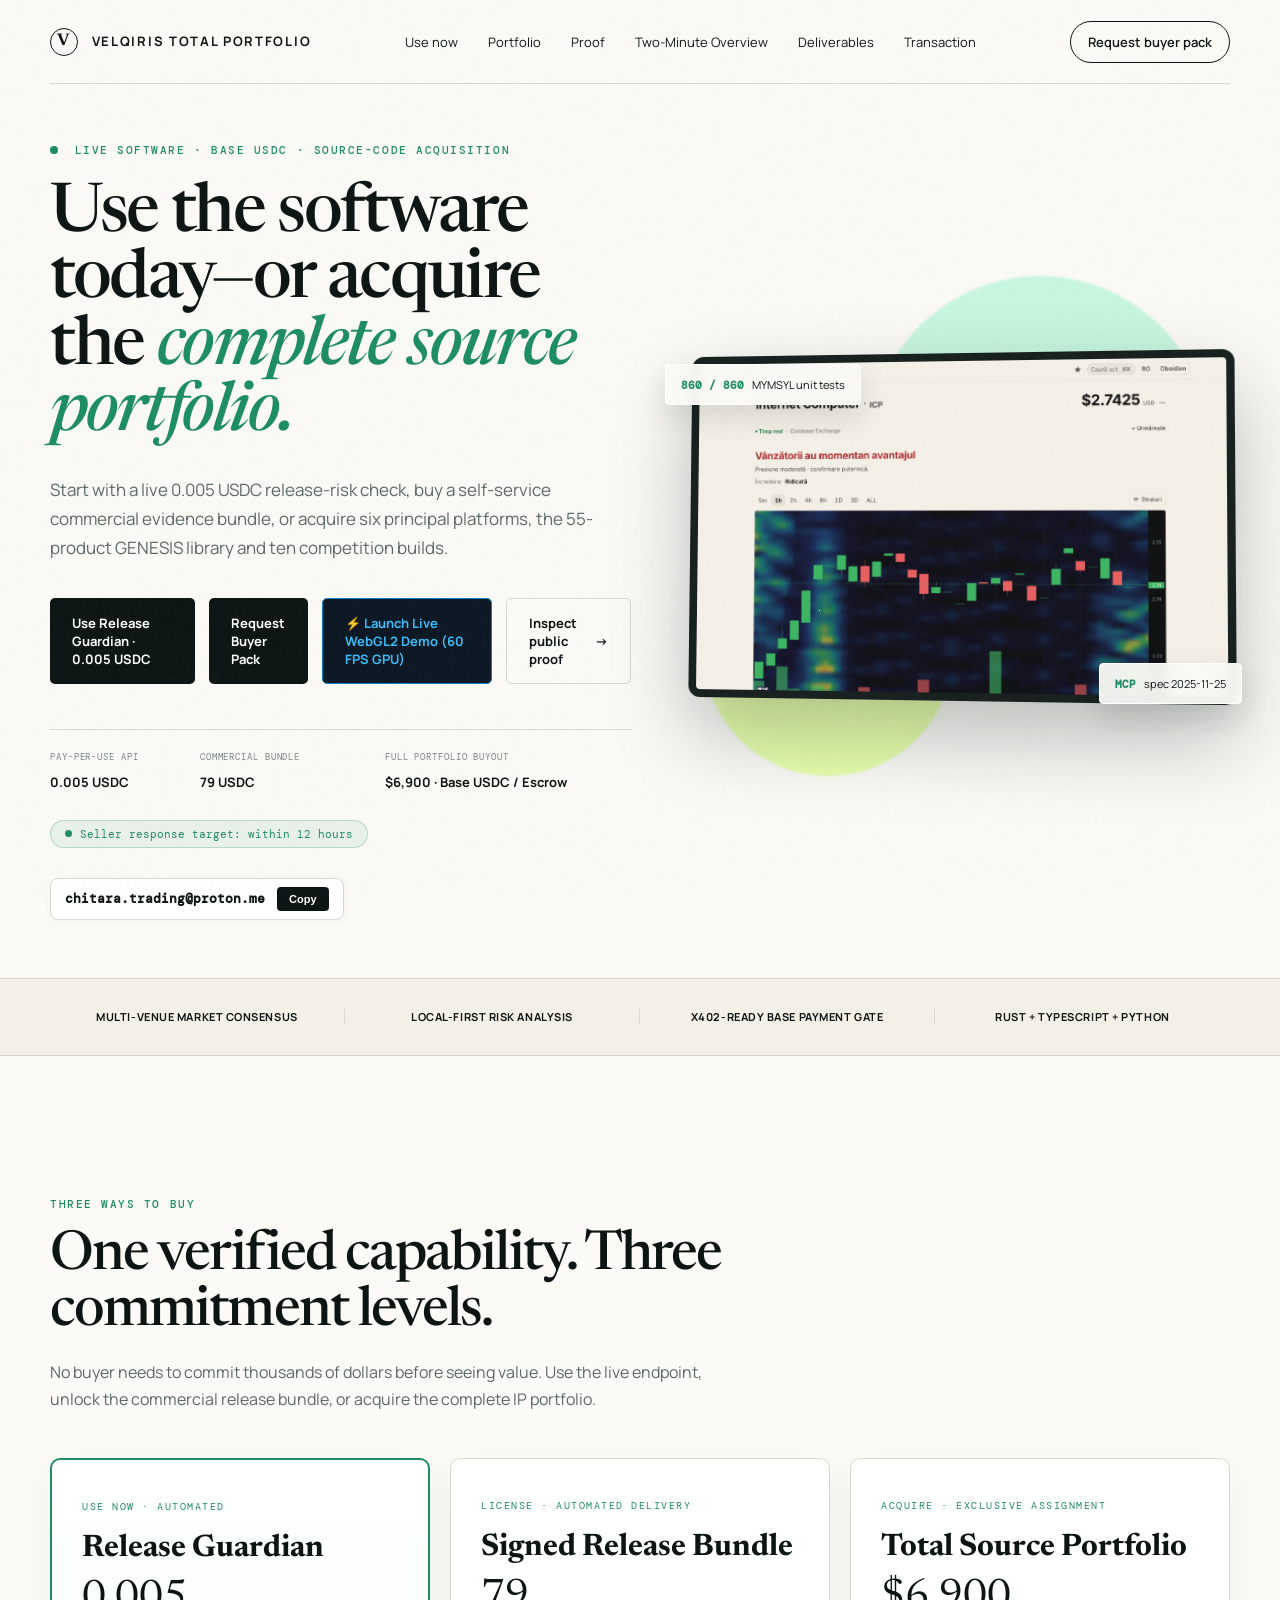
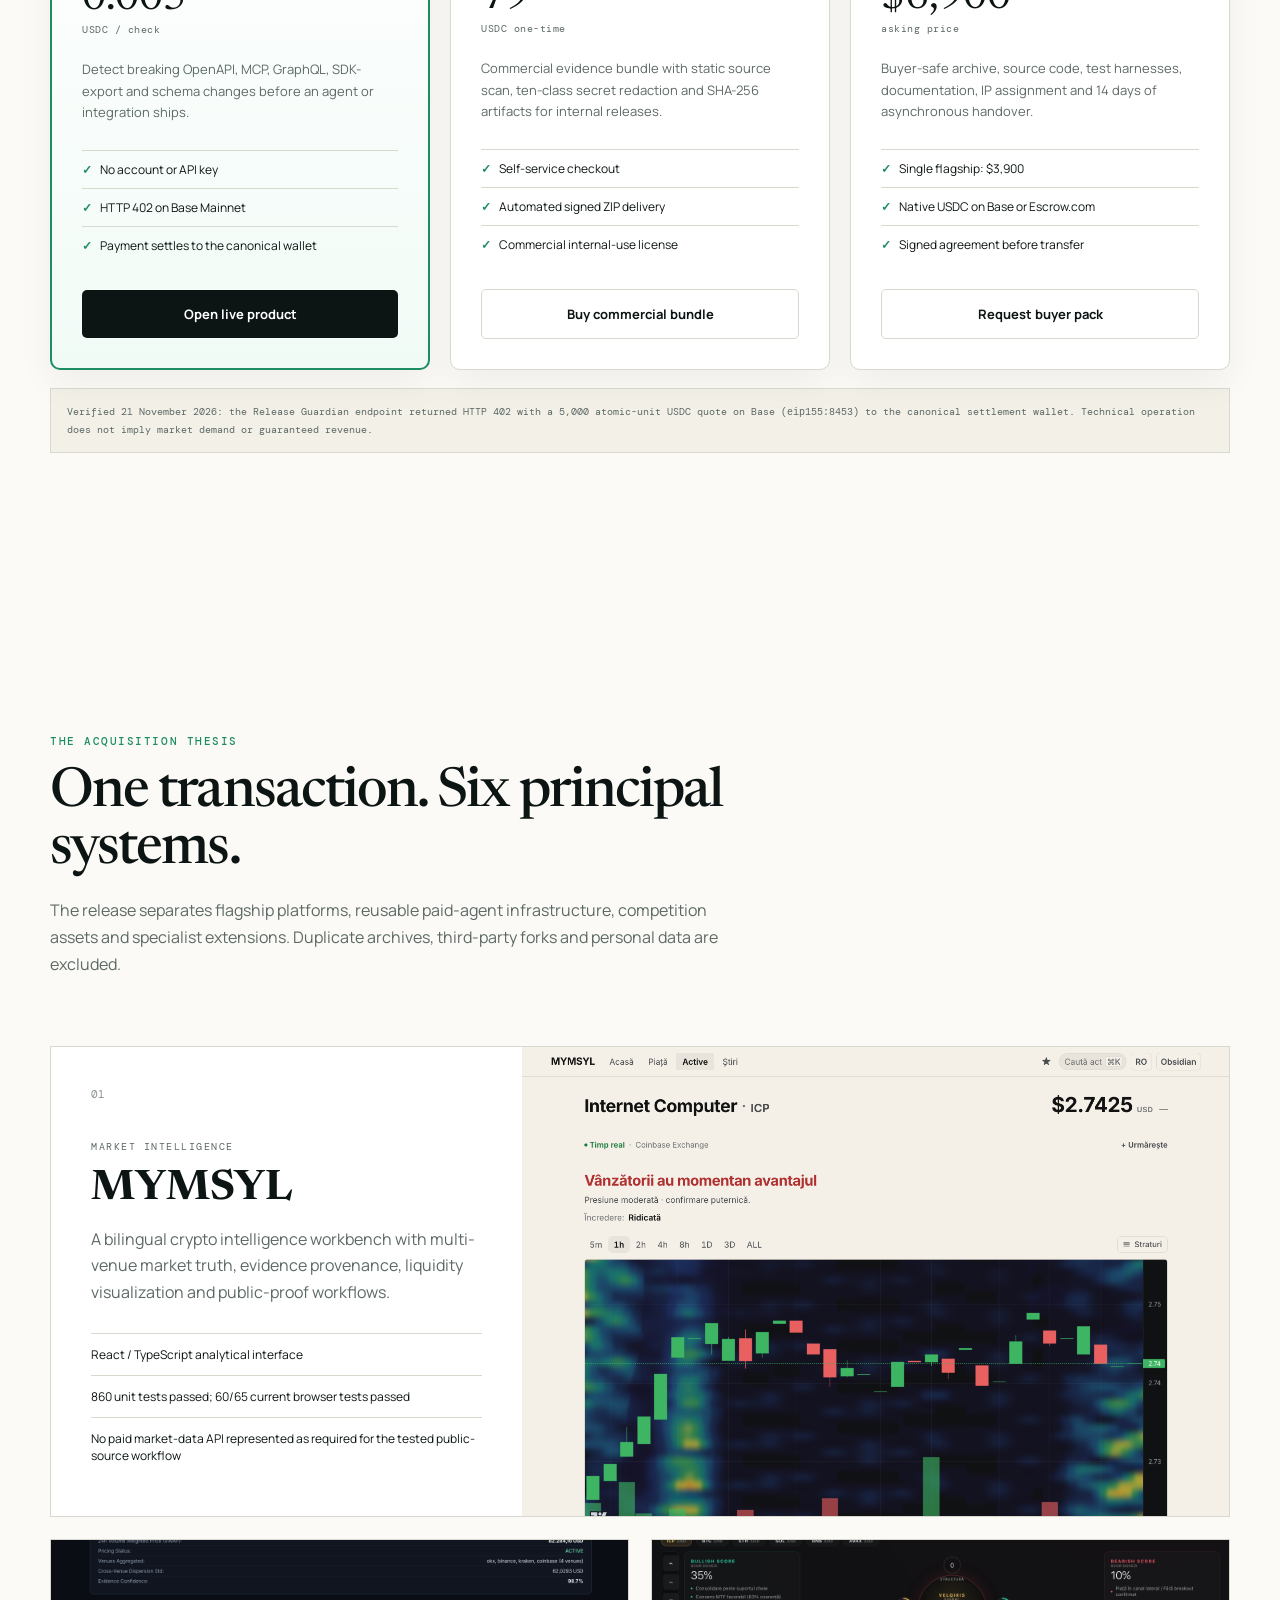
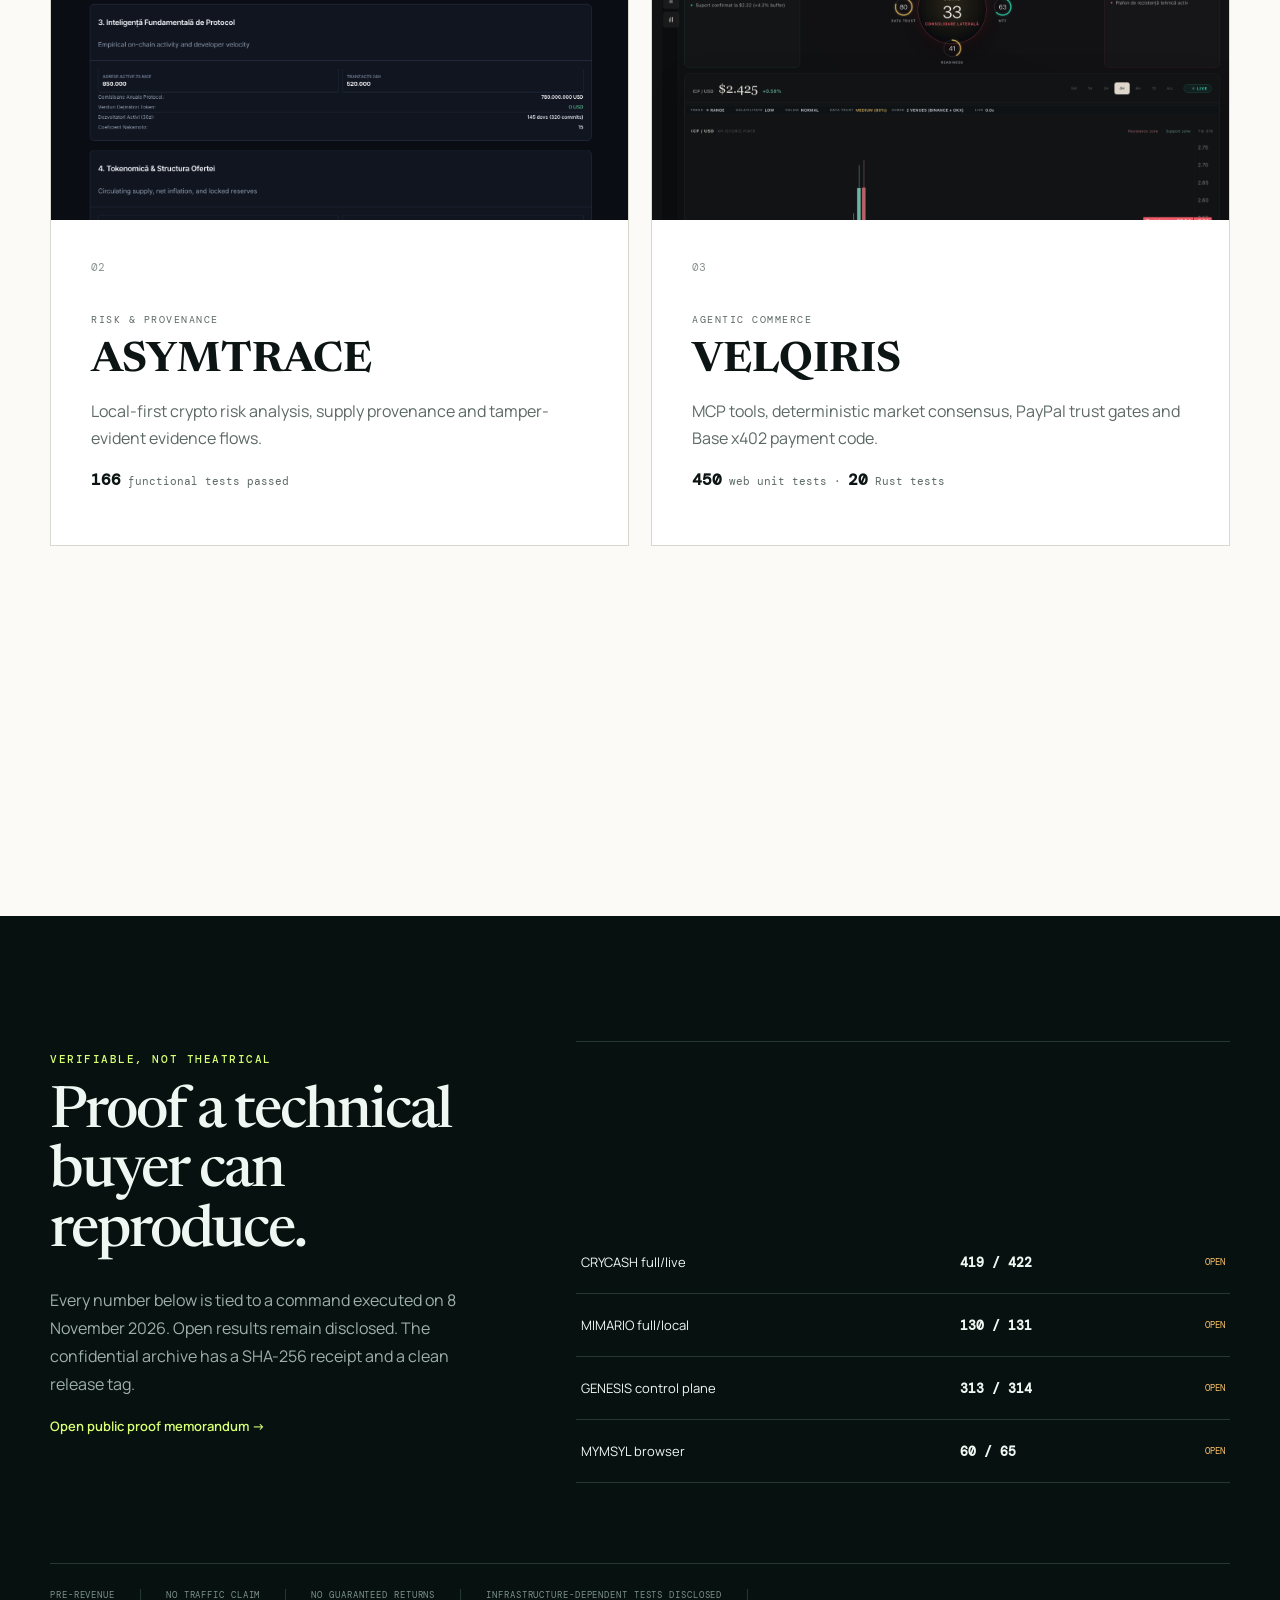
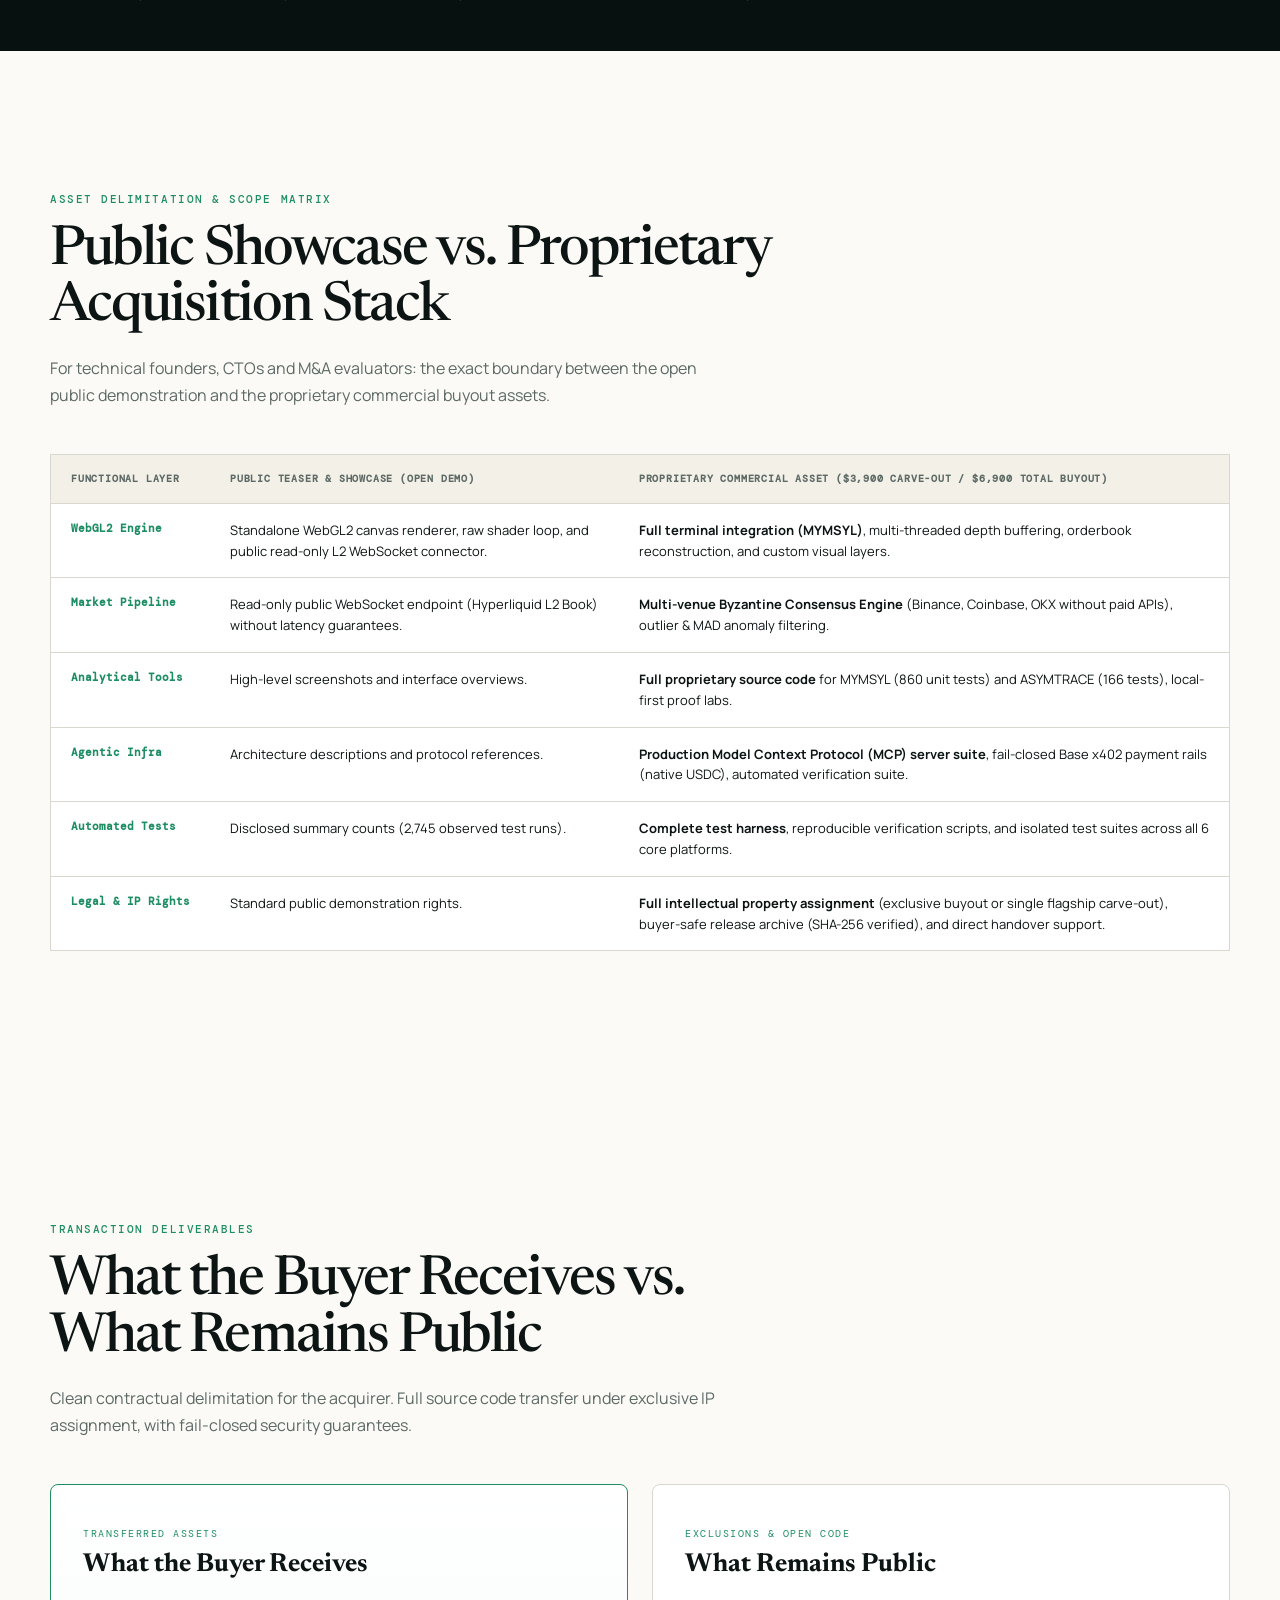
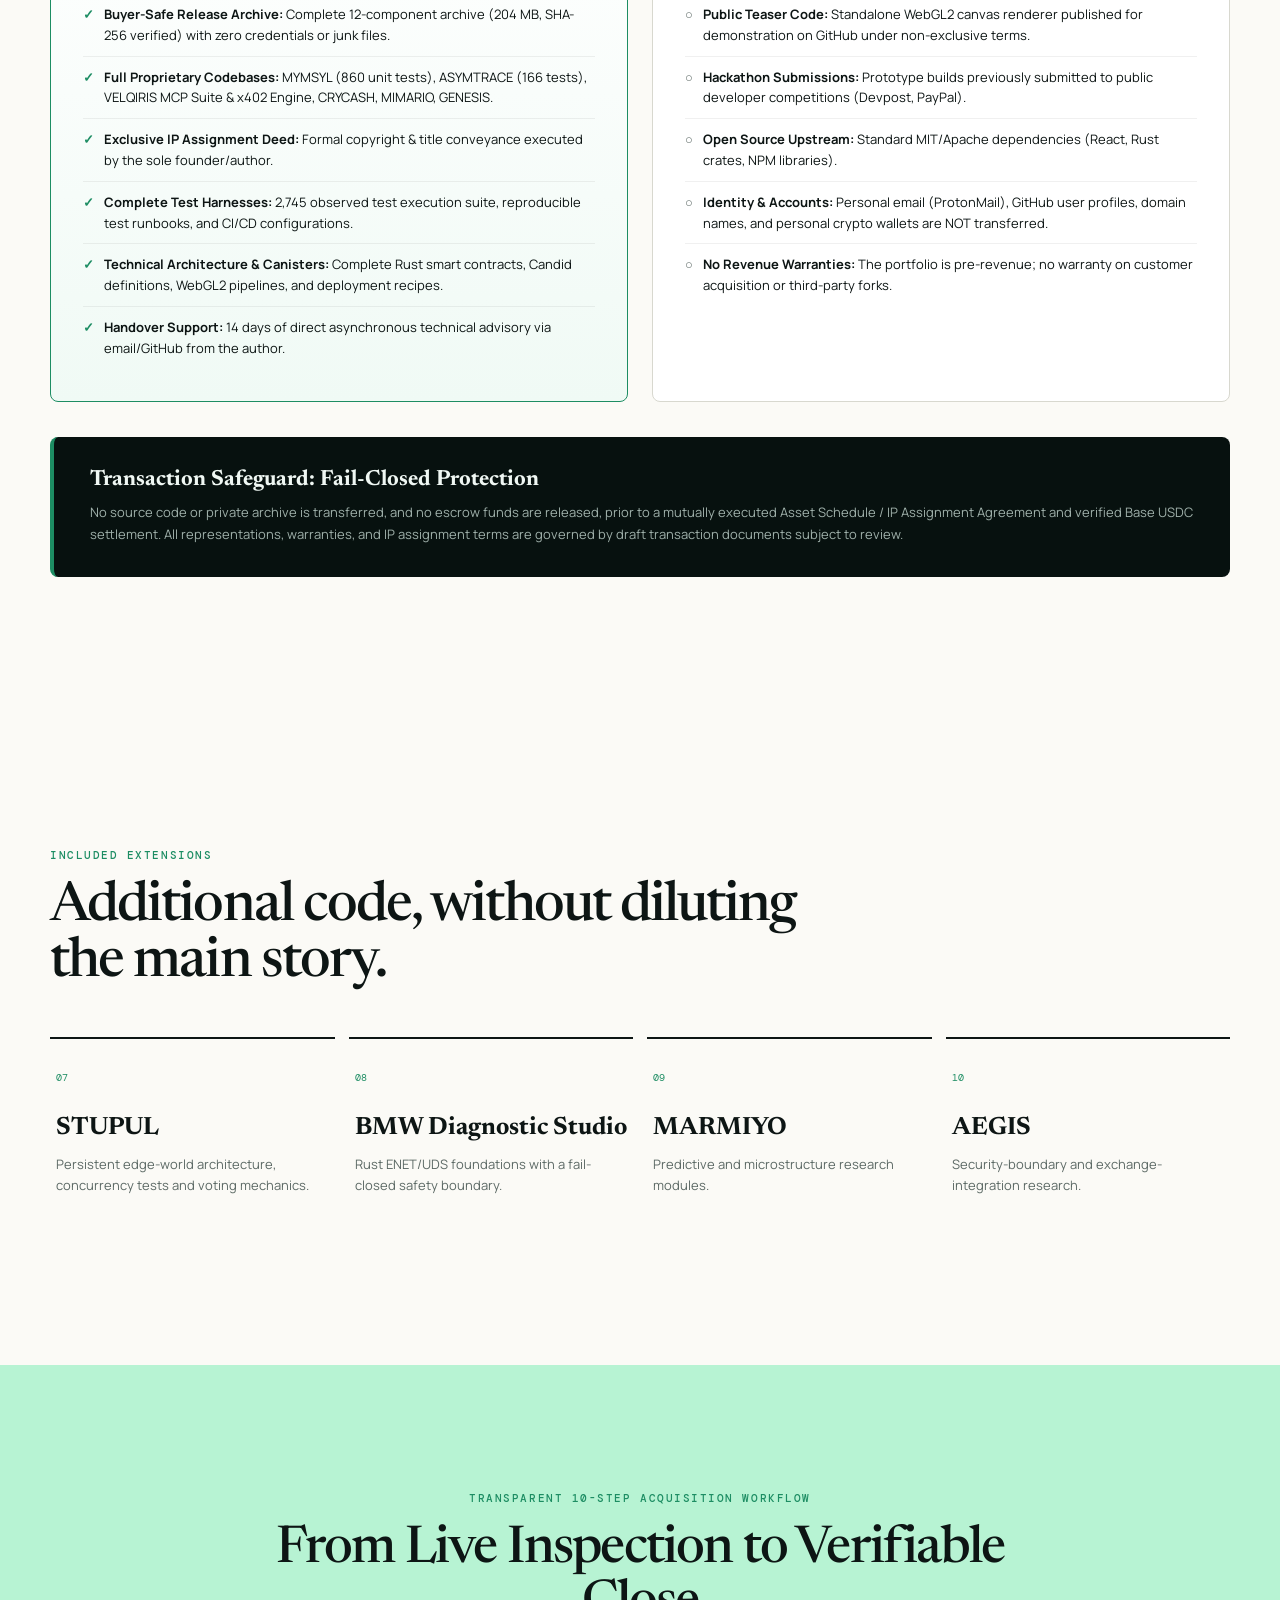
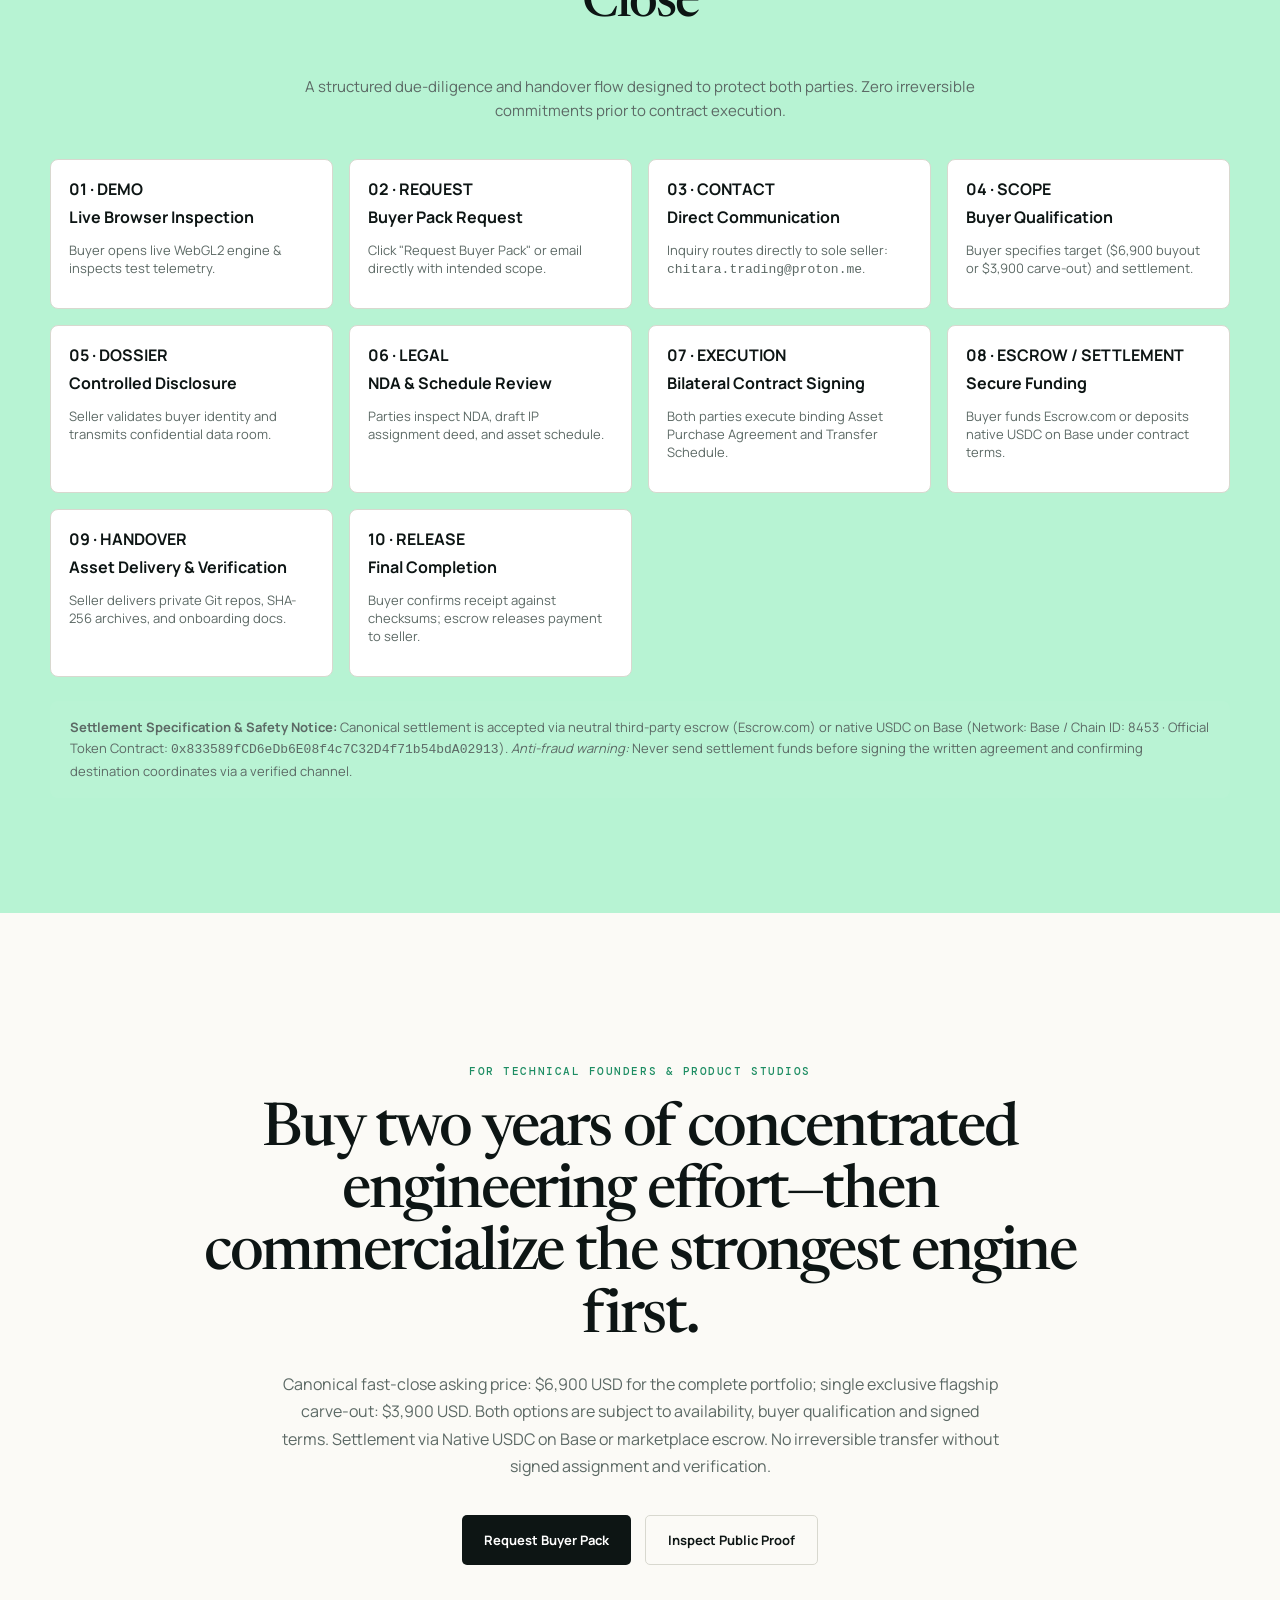
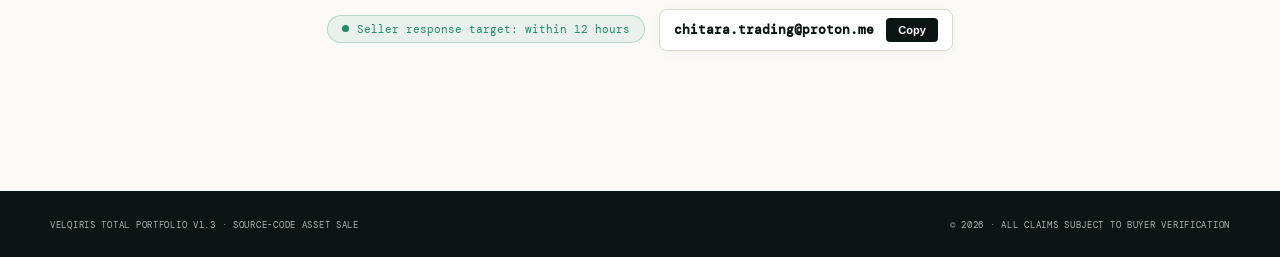
<file: index.html>
<!doctype html>
<html lang="en">
<head>
  <meta charset="utf-8"><meta name="viewport" content="width=device-width,initial-scale=1">
  <meta name="description" content="Use, license or acquire tested VELQIRIS software: a live Base USDC x402 API from 0.005 USDC, a 79 USDC signed release bundle, or the complete source-code portfolio.">
  <title>VELQIRIS — Use, License or Acquire Tested Software</title>
  <link rel="icon" href="favicon.svg" type="image/svg+xml">
  <link rel="preconnect" href="https://fonts.googleapis.com"><link rel="preconnect" href="https://fonts.gstatic.com" crossorigin>
  <link href="https://fonts.googleapis.com/css2?family=DM+Mono:wght@400;500&family=Manrope:wght@400;500;600;700&family=Newsreader:opsz,wght@6..72,500;6..72,600&display=swap" rel="stylesheet">
  <link rel="stylesheet" href="styles.css">
  <link rel="stylesheet" href="commerce.css">
</head>
<body>
<div class="grain" aria-hidden="true"></div>
<header class="nav shell">
  <a class="brand" href="#top" aria-label="VELQIRIS Total Portfolio home"><span>V</span> VELQIRIS TOTAL PORTFOLIO</a>
  <nav aria-label="Primary navigation"><a href="#buy-now">Use now</a><a href="#portfolio">Portfolio</a><a href="#proof">Proof</a><a href="walkthrough.html">Two-Minute Overview</a><a href="#deliverables">Deliverables</a><a href="#transaction">Transaction</a></nav>
  <a class="nav-cta" href="mailto:chitara.trading@proton.me?subject=VELQIRIS%20Total%20Portfolio%20buyer%20inquiry&body=Hello%2C%0A%0AI%20am%20interested%20in%20the%20VELQIRIS%20software%20assets.%20Please%20send%20the%20initial%20buyer%20pack%20and%20schedule.%0A%0A-%20Target%3A%20%5B$6%2C900%20Total%20Buyout%20%2F%20$3%2C900%20Single%20Flagship%5D%0A-%20Company%20%2F%20Buyer%3A%20%0A-%20Intended%20Use%3A%20%0A-%20Timeline%3A%20%0A-%20Preferred%20Settlement%3A%20%5BBase%20USDC%20%2F%20Escrow%5D">Request buyer pack</a>
</header>
<main id="top">
  <section class="hero shell">
    <div class="hero-copy">
      <p class="eyebrow"><span></span> Live software · Base USDC · Source-code acquisition</p>
      <h1>Use the software today—or acquire the <em>complete source portfolio.</em></h1>
      <p class="lede">Start with a live 0.005 USDC release-risk check, buy a self-service commercial evidence bundle, or acquire six principal platforms, the 55-product GENESIS library and ten competition builds.</p>
      <div class="hero-actions">
        <a class="button primary" href="https://genesis-agent-tools.genesisagenttools.workers.dev/release-guardian" target="_blank" rel="noopener">Use Release Guardian · 0.005 USDC</a>
        <a class="button primary" href="mailto:chitara.trading@proton.me?subject=VELQIRIS%20Buyer%20Pack%20Request&body=Hello%2C%0A%0AI%20am%20interested%20in%20the%20VELQIRIS%20software%20assets.%20Please%20send%20the%20initial%20buyer%20pack%20and%20schedule.%0A%0A-%20Target%3A%20%5B$6%2C900%20Total%20Buyout%20%2F%20$3%2C900%20Single%20Flagship%5D%0A-%20Company%20%2F%20Buyer%3A%20%0A-%20Intended%20Use%3A%20%0A-%20Timeline%3A%20%0A-%20Preferred%20Settlement%3A%20%5BBase%20USDC%20%2F%20Escrow%5D">Request Buyer Pack</a>
        <a class="button secondary" href="heatmap.html" target="_blank">⚡ Launch Live WebGL2 Demo (60 FPS GPU)</a>
        <a class="button ghost" href="proof.html">Inspect public proof <span>→</span></a>
      </div>
      <div class="commercial-line">
        <div><small>PAY-PER-USE API</small><strong>0.005 USDC</strong></div><div><small>COMMERCIAL BUNDLE</small><strong>79 USDC</strong></div><div><small>FULL PORTFOLIO BUYOUT</small><strong>$6,900 · Base USDC / Escrow</strong></div>
      </div>
      <div style="display:flex;flex-wrap:wrap;align-items:center;gap:14px;margin-top:14px;">
        <div class="response-target"><span></span> Seller response target: within 12 hours</div>
        <div class="email-copy-bar">
          <code>chitara.trading@proton.me</code>
          <button type="button" onclick="copySellerEmail(this)">Copy</button>
        </div>
      </div>
    </div>
    <div class="hero-visual">
      <div class="orb orb-one"></div><div class="orb orb-two"></div>
      <figure class="screen"><img src="assets/mymsyl-terminal.png" alt="MYMSYL market intelligence terminal"></figure>
      <div class="proof-chip chip-one"><span>860 / 860</span> MYMSYL unit tests</div><div class="proof-chip chip-two"><span>MCP</span> spec 2025-11-25</div>
    </div>
  </section>
  <section class="trust-strip" aria-label="Key capabilities"><div class="shell trust-grid"><span>Multi-venue market consensus</span><span>Local-first risk analysis</span><span>x402-ready Base payment gate</span><span>Rust + TypeScript + Python</span></div></section>

  <section class="section shell" id="buy-now">
    <div class="section-heading compact">
      <p class="eyebrow">THREE WAYS TO BUY</p>
      <h2>One verified capability. Three commitment levels.</h2>
      <p>No buyer needs to commit thousands of dollars before seeing value. Use the live endpoint, unlock the commercial release bundle, or acquire the complete IP portfolio.</p>
    </div>
    <div class="purchase-grid">
      <article class="purchase-card featured">
        <p class="label">USE NOW · AUTOMATED</p>
        <h3>Release Guardian</h3>
        <div class="purchase-price">0.005 <small>USDC / check</small></div>
        <p>Detect breaking OpenAPI, MCP, GraphQL, SDK-export and schema changes before an agent or integration ships.</p>
        <ul><li>No account or API key</li><li>HTTP 402 on Base Mainnet</li><li>Payment settles to the canonical wallet</li></ul>
        <a class="button primary" href="https://genesis-agent-tools.genesisagenttools.workers.dev/release-guardian" target="_blank" rel="noopener">Open live product</a>
      </article>
      <article class="purchase-card">
        <p class="label">LICENSE · AUTOMATED DELIVERY</p>
        <h3>Signed Release Bundle</h3>
        <div class="purchase-price">79 <small>USDC one-time</small></div>
        <p>Commercial evidence bundle with static source scan, ten-class secret redaction and SHA-256 artifacts for internal releases.</p>
        <ul><li>Self-service checkout</li><li>Automated signed ZIP delivery</li><li>Commercial internal-use license</li></ul>
        <a class="button ghost" href="https://x402git.com/genesiscode2026/genesis-mcp-production-readiness?campaign_id=portfolio-home" target="_blank" rel="noopener">Buy commercial bundle</a>
      </article>
      <article class="purchase-card">
        <p class="label">ACQUIRE · EXCLUSIVE ASSIGNMENT</p>
        <h3>Total Source Portfolio</h3>
        <div class="purchase-price">$6,900 <small>asking price</small></div>
        <p>Buyer-safe archive, source code, test harnesses, documentation, IP assignment and 14 days of asynchronous handover.</p>
        <ul><li>Single flagship: $3,900</li><li>Native USDC on Base or Escrow.com</li><li>Signed agreement before transfer</li></ul>
        <a class="button ghost" href="mailto:chitara.trading@proton.me?subject=VELQIRIS%20acquisition%20inquiry&body=Hello%2C%0A%0AI%20want%20to%20evaluate%20the%20VELQIRIS%20source-code%20assets.%0A%0ATarget:%20%5B$6%2C900%20portfolio%20/%20$3%2C900%20flagship%5D%0ACompany:%20%0AUse%20case:%20%0ATimeline:%20%0ASettlement:%20%5BBase%20USDC%20/%20Escrow%5D">Request buyer pack</a>
      </article>
    </div>
    <p class="purchase-note">Verified 21 November 2026: the Release Guardian endpoint returned HTTP 402 with a 5,000 atomic-unit USDC quote on Base (<code>eip155:8453</code>) to the canonical settlement wallet. Technical operation does not imply market demand or guaranteed revenue.</p>
  </section>

  <section class="section shell" id="portfolio">
    <div class="section-heading"><p class="eyebrow">THE ACQUISITION THESIS</p><h2>One transaction. Six principal systems.</h2><p>The release separates flagship platforms, reusable paid-agent infrastructure, competition assets and specialist extensions. Duplicate archives, third-party forks and personal data are excluded.</p></div>
    <article class="product feature-product">
      <div class="product-copy"><div class="number">01</div><p class="label">MARKET INTELLIGENCE</p><h3>MYMSYL</h3><p>A bilingual crypto intelligence workbench with multi-venue market truth, evidence provenance, liquidity visualization and public-proof workflows.</p><ul><li>React / TypeScript analytical interface</li><li>860 unit tests passed; 60/65 current browser tests passed</li><li>No paid market-data API represented as required for the tested public-source workflow</li></ul></div>
      <figure class="product-image"><img src="assets/mymsyl-terminal.png" alt="MYMSYL analytical chart and market truth interface"></figure>
    </article>
    <div class="product-grid">
      <article class="product"><figure class="product-image"><img src="assets/asymtrace-analysis.png" alt="ASYMTRACE local-first risk analysis interface"></figure><div class="product-copy"><div class="number">02</div><p class="label">RISK &amp; PROVENANCE</p><h3>ASYMTRACE</h3><p>Local-first crypto risk analysis, supply provenance and tamper-evident evidence flows.</p><p class="metric"><b>166</b> functional tests passed</p></div></article>
      <article class="product"><figure class="product-image"><img src="assets/velqiris-dashboard.png" alt="VELQIRIS agentic commerce dashboard"></figure><div class="product-copy"><div class="number">03</div><p class="label">AGENTIC COMMERCE</p><h3>VELQIRIS</h3><p>MCP tools, deterministic market consensus, PayPal trust gates and Base x402 payment code.</p><p class="metric"><b>450</b> web unit tests · <b>20</b> Rust tests</p></div></article>
    </div>
    <div class="extension-grid">
      <article><span>04</span><h3>CRYCASH</h3><p>Payment-certainty and safe-cashflow operating system with funded-work gates, connector infrastructure and 419/422 observed tests passing.</p></article>
      <article><span>05</span><h3>MIMARIO</h3><p>Privacy-first local revenue and engineering OS with deterministic approvals, backups, proof labs and 130/131 observed tests passing.</p></article>
      <article><span>06</span><h3>GENESIS</h3><p>x402/Base revenue control plane, 55 vetted source packages, 24 microtools, paid delivery infrastructure and 313/314 observed tests passing.</p></article>
    </div>
  </section>

  <section class="dark-section" id="proof">
    <div class="shell proof-layout">
      <div><p class="eyebrow light">VERIFIABLE, NOT THEATRICAL</p><h2>Proof a technical buyer can reproduce.</h2><p class="proof-intro">Every number below is tied to a command executed on 8 November 2026. Open results remain disclosed. The confidential archive has a SHA-256 receipt and a clean release tag.</p><a class="text-link" href="proof.html">Open public proof memorandum →</a></div>
      <div class="test-board"><div class="test-row"><span>MYMSYL unit</span><b>860 / 860</b><i>PASS</i></div><div class="test-row"><span>VELQIRIS web unit</span><b>450 / 450</b><i>PASS</i></div><div class="test-row"><span>PayPal Python</span><b>55 / 55</b><i>PASS</i></div><div class="test-row open"><span>CRYCASH full/live</span><b>419 / 422</b><i>OPEN</i></div><div class="test-row open"><span>MIMARIO full/local</span><b>130 / 131</b><i>OPEN</i></div><div class="test-row open"><span>GENESIS control plane</span><b>313 / 314</b><i>OPEN</i></div><div class="test-row open"><span>MYMSYL browser</span><b>60 / 65</b><i>OPEN</i></div></div>
    </div>
    <div class="shell disclosures"><span>Pre-revenue</span><span>No traffic claim</span><span>No guaranteed returns</span><span>Infrastructure-dependent tests disclosed</span></div>
  </section>

  <section class="section shell" id="delimitation">
    <div class="section-heading compact">
      <p class="eyebrow">ASSET DELIMITATION &amp; SCOPE MATRIX</p>
      <h2>Public Showcase vs. Proprietary Acquisition Stack</h2>
      <p>For technical founders, CTOs and M&amp;A evaluators: the exact boundary between the open public demonstration and the proprietary commercial buyout assets.</p>
    </div>
    <div class="scope-table-wrap">
      <table class="scope-table">
        <thead>
          <tr>
            <th>Functional Layer</th>
            <th>Public Teaser &amp; Showcase (Open Demo)</th>
            <th>Proprietary Commercial Asset ($3,900 Carve-Out / $6,900 Total Buyout)</th>
          </tr>
        </thead>
        <tbody>
          <tr>
            <td>WebGL2 Engine</td>
            <td>Standalone WebGL2 canvas renderer, raw shader loop, and public read-only L2 WebSocket connector.</td>
            <td><strong>Full terminal integration (MYMSYL)</strong>, multi-threaded depth buffering, orderbook reconstruction, and custom visual layers.</td>
          </tr>
          <tr>
            <td>Market Pipeline</td>
            <td>Read-only public WebSocket endpoint (Hyperliquid L2 Book) without latency guarantees.</td>
            <td><strong>Multi-venue Byzantine Consensus Engine</strong> (Binance, Coinbase, OKX without paid APIs), outlier &amp; MAD anomaly filtering.</td>
          </tr>
          <tr>
            <td>Analytical Tools</td>
            <td>High-level screenshots and interface overviews.</td>
            <td><strong>Full proprietary source code</strong> for MYMSYL (860 unit tests) and ASYMTRACE (166 tests), local-first proof labs.</td>
          </tr>
          <tr>
            <td>Agentic Infra</td>
            <td>Architecture descriptions and protocol references.</td>
            <td><strong>Production Model Context Protocol (MCP) server suite</strong>, fail-closed Base x402 payment rails (native USDC), automated verification suite.</td>
          </tr>
          <tr>
            <td>Automated Tests</td>
            <td>Disclosed summary counts (2,745 observed test runs).</td>
            <td><strong>Complete test harness</strong>, reproducible verification scripts, and isolated test suites across all 6 core platforms.</td>
          </tr>
          <tr>
            <td>Legal &amp; IP Rights</td>
            <td>Standard public demonstration rights.</td>
            <td><strong>Full intellectual property assignment</strong> (exclusive buyout or single flagship carve-out), buyer-safe release archive (SHA-256 verified), and direct handover support.</td>
          </tr>
        </tbody>
      </table>
    </div>
  </section>

  <section class="section shell" id="deliverables">
    <div class="section-heading compact">
      <p class="eyebrow">TRANSACTION DELIVERABLES</p>
      <h2>What the Buyer Receives vs. What Remains Public</h2>
      <p>Clean contractual delimitation for the acquirer. Full source code transfer under exclusive IP assignment, with fail-closed security guarantees.</p>
    </div>
    <div class="deliverables-container">
      <div class="deliverable-card highlight">
        <p class="label">TRANSFERRED ASSETS</p>
        <h3>What the Buyer Receives</h3>
        <ul>
          <li><span class="check">&#10003;</span> <div><strong>Buyer-Safe Release Archive:</strong> Complete 12-component archive (204 MB, SHA-256 verified) with zero credentials or junk files.</div></li>
          <li><span class="check">&#10003;</span> <div><strong>Full Proprietary Codebases:</strong> MYMSYL (860 unit tests), ASYMTRACE (166 tests), VELQIRIS MCP Suite &amp; x402 Engine, CRYCASH, MIMARIO, GENESIS.</div></li>
          <li><span class="check">&#10003;</span> <div><strong>Exclusive IP Assignment Deed:</strong> Formal copyright &amp; title conveyance executed by the sole founder/author.</div></li>
          <li><span class="check">&#10003;</span> <div><strong>Complete Test Harnesses:</strong> 2,745 observed test execution suite, reproducible test runbooks, and CI/CD configurations.</div></li>
          <li><span class="check">&#10003;</span> <div><strong>Technical Architecture &amp; Canisters:</strong> Complete Rust smart contracts, Candid definitions, WebGL2 pipelines, and deployment recipes.</div></li>
          <li><span class="check">&#10003;</span> <div><strong>Handover Support:</strong> 14 days of direct asynchronous technical advisory via email/GitHub from the author.</div></li>
        </ul>
      </div>
      <div class="deliverable-card">
        <p class="label">EXCLUSIONS &amp; OPEN CODE</p>
        <h3>What Remains Public</h3>
        <ul>
          <li><span class="cross">&#9675;</span> <div><strong>Public Teaser Code:</strong> Standalone WebGL2 canvas renderer published for demonstration on GitHub under non-exclusive terms.</div></li>
          <li><span class="cross">&#9675;</span> <div><strong>Hackathon Submissions:</strong> Prototype builds previously submitted to public developer competitions (Devpost, PayPal).</div></li>
          <li><span class="cross">&#9675;</span> <div><strong>Open Source Upstream:</strong> Standard MIT/Apache dependencies (React, Rust crates, NPM libraries).</div></li>
          <li><span class="cross">&#9675;</span> <div><strong>Identity &amp; Accounts:</strong> Personal email (ProtonMail), GitHub user profiles, domain names, and personal crypto wallets are NOT transferred.</div></li>
          <li><span class="cross">&#9675;</span> <div><strong>No Revenue Warranties:</strong> The portfolio is pre-revenue; no warranty on customer acquisition or third-party forks.</div></li>
        </ul>
      </div>
    </div>
    <div class="safeguard-box">
      <h4>Transaction Safeguard: Fail-Closed Protection</h4>
      <p>No source code or private archive is transferred, and no escrow funds are released, prior to a mutually executed Asset Schedule / IP Assignment Agreement and verified Base USDC settlement. All representations, warranties, and IP assignment terms are governed by draft transaction documents subject to review.</p>
    </div>
  </section>

  <section class="section shell">
    <div class="section-heading compact"><p class="eyebrow">INCLUDED EXTENSIONS</p><h2>Additional code, without diluting the main story.</h2></div>
    <div class="extension-grid"><article><span>07</span><h3>STUPUL</h3><p>Persistent edge-world architecture, concurrency tests and voting mechanics.</p></article><article><span>08</span><h3>BMW Diagnostic Studio</h3><p>Rust ENET/UDS foundations with a fail-closed safety boundary.</p></article><article><span>09</span><h3>MARMIYO</h3><p>Predictive and microstructure research modules.</p></article><article><span>10</span><h3>AEGIS</h3><p>Security-boundary and exchange-integration research.</p></article></div>
  </section>

  <section class="transaction" id="transaction">
    <div class="shell">
      <div style="text-align:center;max-width:760px;margin:0 auto 36px auto;">
        <p class="eyebrow">TRANSPARENT 10-STEP ACQUISITION WORKFLOW</p>
        <h2>From Live Inspection to Verifiable Close</h2>
        <p style="color:var(--muted);font-size:15px;line-height:1.6;">A structured due-diligence and handover flow designed to protect both parties. Zero irreversible commitments prior to contract execution.</p>
      </div>
      <div class="transaction-grid" style="display:grid;grid-template-columns:repeat(auto-fit, minmax(280px, 1fr));gap:16px;">
        <div class="deliverable-card" style="padding:18px;">
          <span style="font-weight:700;color:var(--accent);">01 · DEMO</span>
          <h4 style="margin:6px 0;">Live Browser Inspection</h4>
          <p style="font-size:13px;color:var(--muted);">Buyer opens live WebGL2 engine &amp; inspects test telemetry.</p>
        </div>
        <div class="deliverable-card" style="padding:18px;">
          <span style="font-weight:700;color:var(--accent);">02 · REQUEST</span>
          <h4 style="margin:6px 0;">Buyer Pack Request</h4>
          <p style="font-size:13px;color:var(--muted);">Click "Request Buyer Pack" or email directly with intended scope.</p>
        </div>
        <div class="deliverable-card" style="padding:18px;">
          <span style="font-weight:700;color:var(--accent);">03 · CONTACT</span>
          <h4 style="margin:6px 0;">Direct Communication</h4>
          <p style="font-size:13px;color:var(--muted);">Inquiry routes directly to sole seller: <code>chitara.trading@proton.me</code>.</p>
        </div>
        <div class="deliverable-card" style="padding:18px;">
          <span style="font-weight:700;color:var(--accent);">04 · SCOPE</span>
          <h4 style="margin:6px 0;">Buyer Qualification</h4>
          <p style="font-size:13px;color:var(--muted);">Buyer specifies target ($6,900 buyout or $3,900 carve-out) and settlement.</p>
        </div>
        <div class="deliverable-card" style="padding:18px;">
          <span style="font-weight:700;color:var(--accent);">05 · DOSSIER</span>
          <h4 style="margin:6px 0;">Controlled Disclosure</h4>
          <p style="font-size:13px;color:var(--muted);">Seller validates buyer identity and transmits confidential data room.</p>
        </div>
        <div class="deliverable-card" style="padding:18px;">
          <span style="font-weight:700;color:var(--accent);">06 · LEGAL</span>
          <h4 style="margin:6px 0;">NDA &amp; Schedule Review</h4>
          <p style="font-size:13px;color:var(--muted);">Parties inspect NDA, draft IP assignment deed, and asset schedule.</p>
        </div>
        <div class="deliverable-card" style="padding:18px;">
          <span style="font-weight:700;color:var(--accent);">07 · EXECUTION</span>
          <h4 style="margin:6px 0;">Bilateral Contract Signing</h4>
          <p style="font-size:13px;color:var(--muted);">Both parties execute binding Asset Purchase Agreement and Transfer Schedule.</p>
        </div>
        <div class="deliverable-card" style="padding:18px;">
          <span style="font-weight:700;color:var(--accent);">08 · ESCROW / SETTLEMENT</span>
          <h4 style="margin:6px 0;">Secure Funding</h4>
          <p style="font-size:13px;color:var(--muted);">Buyer funds Escrow.com or deposits native USDC on Base under contract terms.</p>
        </div>
        <div class="deliverable-card" style="padding:18px;">
          <span style="font-weight:700;color:var(--accent);">09 · HANDOVER</span>
          <h4 style="margin:6px 0;">Asset Delivery &amp; Verification</h4>
          <p style="font-size:13px;color:var(--muted);">Seller delivers private Git repos, SHA-256 archives, and onboarding docs.</p>
        </div>
        <div class="deliverable-card" style="padding:18px;">
          <span style="font-weight:700;color:var(--accent);">10 · RELEASE</span>
          <h4 style="margin:6px 0;">Final Completion</h4>
          <p style="font-size:13px;color:var(--muted);">Buyer confirms receipt against checksums; escrow releases payment to seller.</p>
        </div>
      </div>
      <div style="margin-top:24px;padding:16px 20px;border-radius:8px;background:rgba(255,255,255,0.03);border:1px solid var(--border);font-size:13px;color:var(--muted);line-height:1.6;">
        <strong style="color:var(--text);">Settlement Specification &amp; Safety Notice:</strong> Canonical settlement is accepted via neutral third-party escrow (Escrow.com) or native USDC on Base (Network: Base / Chain ID: 8453 · Official Token Contract: <code>0x833589fCD6eDb6E08f4c7C32D4f71b54bdA02913</code>). <em>Anti-fraud warning:</em> Never send settlement funds before signing the written agreement and confirming destination coordinates via a verified channel.
      </div>
    </div>
  </section>
  <section class="closing shell"><p class="eyebrow">FOR TECHNICAL FOUNDERS &amp; PRODUCT STUDIOS</p><h2>Buy two years of concentrated engineering effort—then commercialize the strongest engine first.</h2><p>Canonical fast-close asking price: $6,900 USD for the complete portfolio; single exclusive flagship carve-out: $3,900 USD. Both options are subject to availability, buyer qualification and signed terms. Settlement via Native USDC on Base or marketplace escrow. No irreversible transfer without signed assignment and verification.</p>
    <div style="display:flex;justify-content:center;gap:14px;flex-wrap:wrap;margin-bottom:28px;">
      <a class="button primary" href="mailto:chitara.trading@proton.me?subject=VELQIRIS%20Total%20Portfolio%20fast-close%20buyer&body=Hello%2C%0A%0AI%20am%20interested%20in%20the%20VELQIRIS%20software%20assets.%20Please%20send%20the%20buyer%20pack%20and%20schedule.%0A%0A-%20Target%3A%20%5B$6%2C900%20Total%20Buyout%20%2F%20$3%2C900%20Single%20Flagship%5D%0A-%20Company%20%2F%20Buyer%3A%20%0A-%20Intended%20Use%3A%20%0A-%20Timeline%3A%20%0A-%20Preferred%20Settlement%3A%20%5BBase%20USDC%20%2F%20Escrow%5D">Request Buyer Pack</a>
      <a class="button ghost" href="proof.html">Inspect Public Proof</a>
    </div>
    <div style="display:flex;justify-content:center;align-items:center;gap:14px;flex-wrap:wrap;">
      <div class="response-target"><span></span> Seller response target: within 12 hours</div>
      <div class="email-copy-bar">
        <code>chitara.trading@proton.me</code>
        <button type="button" onclick="copySellerEmail(this)">Copy</button>
      </div>
    </div>
  </section>
</main>
<footer><div class="shell"><span>VELQIRIS Total Portfolio v1.3 · Source-code asset sale</span><span>© 2026 · All claims subject to buyer verification</span></div></footer>
<script src="app.js"></script>
</body></html>
</file>
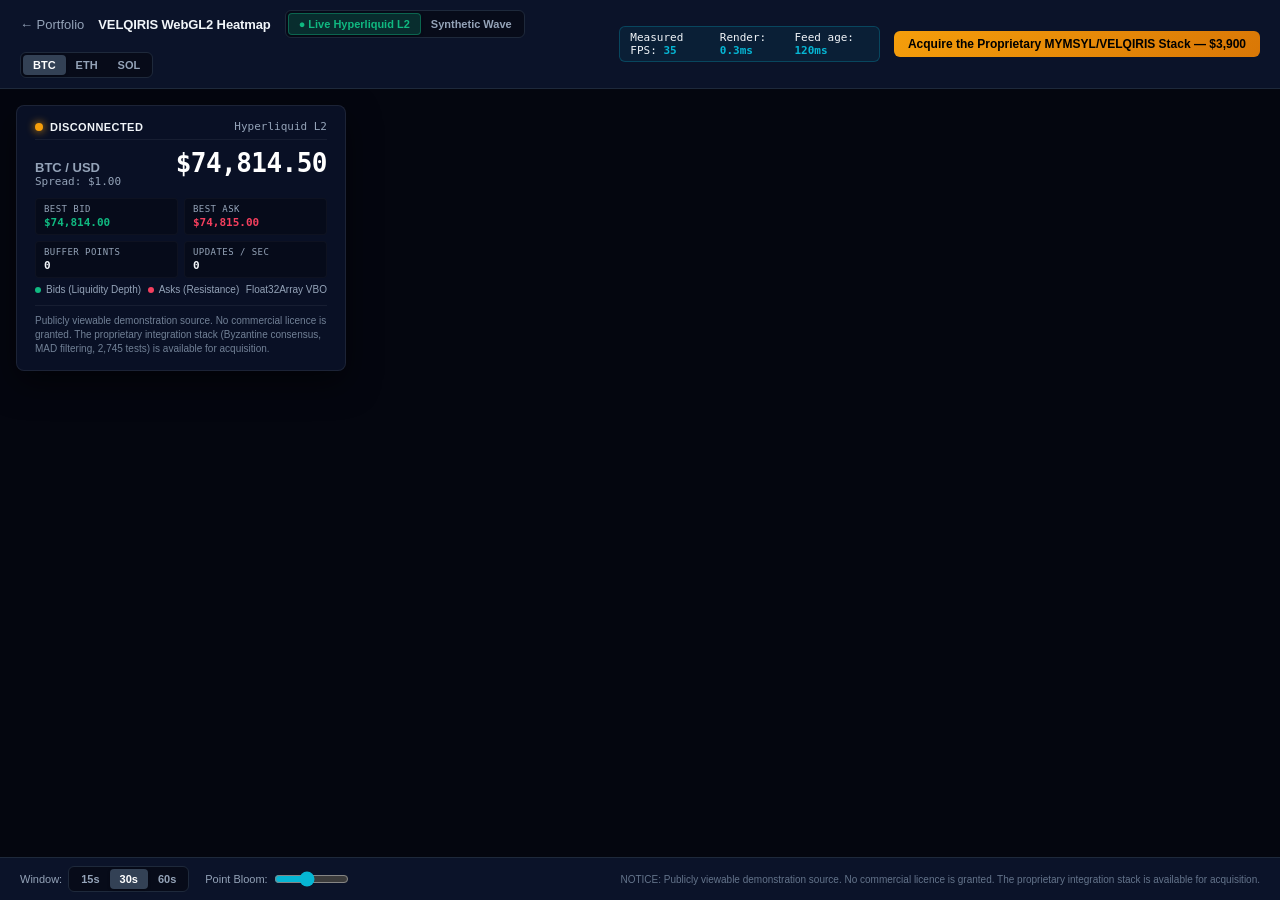
<file: heatmap.html>
<!doctype html>
<html lang="en">
<head>
  <meta charset="utf-8">
  <meta name="viewport" content="width=device-width,initial-scale=1">
  <title>VELQIRIS WebGL2 Liquidity Renderer — Live Hyperliquid L2 Demonstration</title>
  <link rel="icon" href="favicon.svg" type="image/svg+xml">
  <style>
    :root {
      --bg: #030712;
      --panel: #0b1329;
      --panel-glass: rgba(11, 19, 41, 0.88);
      --border: #1e293b;
      --border-highlight: #334155;
      --text: #f1f5f9;
      --muted: #94a3b8;
      --green: #10b981;
      --green-glow: rgba(16, 185, 129, 0.25);
      --red: #f43f5e;
      --cyan: #06b6d4;
      --gold: #f59e0b;
      --accent: #6366f1;
    }
    * { box-sizing: border-box; margin: 0; padding: 0; }
    html, body { height: 100%; background: var(--bg); color: var(--text); font-family: -apple-system, BlinkMacSystemFont, "Segoe UI", Roboto, "Helvetica Neue", Arial, sans-serif; overflow: hidden; }
    #app { display: grid; grid-template-rows: auto 1fr auto; height: 100vh; }
    
    /* Header */
    header {
      background: var(--panel);
      border-bottom: 1px solid var(--border);
      padding: 10px 20px;
      display: flex;
      justify-content: space-between;
      align-items: center;
      gap: 14px;
      z-index: 10;
    }
    .brand-section { display: flex; align-items: center; gap: 14px; flex-wrap: wrap; }
    .back-btn { color: var(--muted); text-decoration: none; font-size: 13px; font-weight: 500; display: flex; align-items: center; gap: 4px; transition: color 0.15s; }
    .back-btn:hover { color: var(--text); }
    .title-group { display: flex; align-items: center; gap: 10px; }
    .title-group h1 { font-size: 13px; font-weight: 700; letter-spacing: -0.01em; color: var(--text); white-space: nowrap; }
    
    /* Segmented switchers */
    .segmented-group { display: flex; align-items: center; background: rgba(0,0,0,0.4); border: 1px solid var(--border); border-radius: 6px; padding: 2px; }
    .segmented-btn { background: transparent; border: none; color: var(--muted); font-size: 11px; font-weight: 600; padding: 4px 10px; border-radius: 4px; cursor: pointer; transition: all 0.15s; font-family: inherit; }
    .segmented-btn:hover { color: var(--text); }
    .segmented-btn.active { background: var(--border-highlight); color: #fff; box-shadow: 0 1px 3px rgba(0,0,0,0.3); }
    .segmented-btn.active.live { background: rgba(16, 185, 129, 0.2); color: var(--green); border: 1px solid rgba(16, 185, 129, 0.4); }

    .header-right { display: flex; align-items: center; gap: 14px; }
    .benchmarks-badge {
      display: flex;
      align-items: center;
      gap: 10px;
      background: rgba(6, 182, 212, 0.08);
      border: 1px solid rgba(6, 182, 212, 0.25);
      padding: 4px 10px;
      border-radius: 6px;
      font-family: ui-monospace, SFMono-Regular, Menlo, Monaco, Consolas, monospace;
      font-size: 11px;
    }
    .benchmark-val { color: var(--cyan); font-weight: 700; }
    .cta-btn {
      background: linear-gradient(135deg, #f59e0b, #d97706);
      color: #000;
      text-decoration: none;
      padding: 6px 14px;
      border-radius: 6px;
      font-weight: 700;
      font-size: 12px;
      white-space: nowrap;
      transition: transform 0.1s, opacity 0.15s;
    }
    .cta-btn:hover { opacity: 0.92; transform: translateY(-1px); }

    /* Main Canvas & HUD */
    main { position: relative; width: 100%; height: 100%; background: #010409; }
    canvas { width: 100%; height: 100%; display: block; }

    /* Mode Banner */
    .mode-banner {
      display: none;
      position: absolute;
      top: 16px;
      right: 16px;
      background: rgba(15, 23, 42, 0.92);
      border: 1px solid rgba(245, 158, 11, 0.4);
      border-radius: 6px;
      padding: 8px 12px;
      font-size: 11px;
      color: var(--gold);
      max-width: 380px;
      z-index: 6;
      box-shadow: 0 8px 24px rgba(0,0,0,0.5);
    }

    /* Glassmorphic Telemetry HUD */
    .telemetry-hud {
      position: absolute;
      top: 16px;
      left: 16px;
      background: var(--panel-glass);
      backdrop-filter: blur(12px);
      -webkit-backdrop-filter: blur(12px);
      border: 1px solid rgba(255,255,255,0.08);
      border-radius: 8px;
      padding: 14px 18px;
      width: 330px;
      box-shadow: 0 12px 32px rgba(0,0,0,0.5);
      pointer-events: auto;
      z-index: 5;
    }
    .hud-header { display: flex; justify-content: space-between; align-items: center; margin-bottom: 8px; padding-bottom: 6px; border-bottom: 1px solid rgba(255,255,255,0.06); }
    .status-indicator { display: flex; align-items: center; gap: 7px; font-size: 11px; font-weight: 600; text-transform: uppercase; letter-spacing: 0.04em; }
    .status-dot { width: 8px; height: 8px; border-radius: 50%; background: var(--green); box-shadow: 0 0 8px var(--green); animation: pulse 2s infinite; }
    .status-dot.simulated { background: var(--cyan); box-shadow: 0 0 8px var(--cyan); }
    .status-dot.reconnecting { background: var(--gold); box-shadow: 0 0 8px var(--gold); }
    @keyframes pulse { 0%, 100% { opacity: 1; } 50% { opacity: 0.4; } }
    .source-label { font-size: 11px; color: var(--muted); font-family: monospace; }
    
    .hud-price-row { display: flex; justify-content: space-between; align-items: baseline; margin-bottom: 10px; }
    .hud-pair { font-size: 13px; font-weight: 700; color: var(--muted); }
    .hud-price { font-size: 26px; font-weight: 800; font-family: ui-monospace, Menlo, monospace; color: #fff; letter-spacing: -0.02em; }
    .hud-spread { font-size: 11px; color: var(--muted); font-family: monospace; }

    .hud-grid { display: grid; grid-template-columns: 1fr 1fr; gap: 6px; font-size: 11px; font-family: monospace; }
    .hud-stat-box { background: rgba(0,0,0,0.3); padding: 5px 8px; border-radius: 4px; border: 1px solid rgba(255,255,255,0.03); }
    .hud-stat-label { color: var(--muted); display: block; font-size: 9px; text-transform: uppercase; letter-spacing: 0.05em; margin-bottom: 2px; }
    .hud-stat-val { color: var(--text); font-weight: 600; font-size: 11px; }
    .hud-stat-val.bid { color: var(--green); }
    .hud-stat-val.ask { color: var(--red); }

    .hud-disclaimer { margin-top: 10px; padding-top: 8px; border-top: 1px solid rgba(255,255,255,0.06); font-size: 10px; color: #718096; line-height: 1.4; }
    .hud-legend { margin-top: 6px; display: flex; justify-content: space-between; font-size: 10px; color: var(--muted); }
    .legend-item { display: flex; align-items: center; gap: 5px; }
    .legend-dot { width: 6px; height: 6px; border-radius: 50%; }
    .legend-dot.bid { background: var(--green); }
    .legend-dot.ask { background: var(--red); }

    /* Footer */
    footer {
      background: var(--panel);
      border-top: 1px solid var(--border);
      padding: 8px 20px;
      display: flex;
      justify-content: space-between;
      align-items: center;
      font-size: 11px;
      color: var(--muted);
      z-index: 10;
      gap: 12px;
    }
    .controls-left { display: flex; align-items: center; gap: 16px; flex-wrap: wrap; }
    .control-item { display: flex; align-items: center; gap: 6px; }
    .control-item span { font-weight: 500; font-size: 11px; }
    .control-item input[type=range] { accent-color: var(--cyan); width: 75px; }
    .notice-right { display: flex; align-items: center; gap: 8px; color: #64748b; font-size: 10px; }

    @media (max-width: 900px) {
      .benchmarks-badge { display: none; }
      .telemetry-hud { width: 280px; padding: 10px; font-size: 10px; }
      .notice-right { display: none; }
      .cta-btn { font-size: 11px; padding: 5px 10px; }
    }
  </style>
</head>
<body>
  <div id="app">
    <header>
      <div class="brand-section">
        <a class="back-btn" href="index.html">← Portfolio</a>
        <div class="title-group">
          <h1>VELQIRIS WebGL2 Heatmap</h1>
        </div>
        
        <!-- Feed Mode Switcher -->
        <div class="segmented-group">
          <button id="btn-mode-live" class="segmented-btn active live" onclick="setMode('live')">● Live Hyperliquid L2</button>
          <button id="btn-mode-sim" class="segmented-btn" onclick="setMode('simulated')">Synthetic Wave</button>
        </div>

        <!-- Coin Switcher -->
        <div class="segmented-group" id="coin-selector">
          <button class="segmented-btn active" id="coin-BTC" onclick="setCoin('BTC')">BTC</button>
          <button class="segmented-btn" id="coin-ETH" onclick="setCoin('ETH')">ETH</button>
          <button class="segmented-btn" id="coin-SOL" onclick="setCoin('SOL')">SOL</button>
        </div>
      </div>

      <div class="header-right">
        <div class="benchmarks-badge">
          <span>Measured FPS: <strong class="benchmark-val" id="fps-val">60</strong></span>
          <span>Render: <strong class="benchmark-val" id="render-val">0.2ms</strong></span>
          <span>Feed age: <strong class="benchmark-val" id="latency-val">120ms</strong></span>
        </div>
        <a class="cta-btn" href="mailto:chitara.trading@proton.me?subject=Inquiry%20regarding%20Proprietary%20MYMSYL%2FVELQIRIS%20Stack%20($3,900%20carve-out%20/%20$6,900%20buyout)&body=Hello,%0A%0AI%20am%20interested%20in%20evaluating%20the%20proprietary%20MYMSYL/VELQIRIS%20stack%20($3,900%20single%20flagship%20carve-out%20or%20$6,900%20total%20buyout).%0A%0AName:%20%0ACompany%20/%20Project:%20%0AIntended%20use%20case:%20%0APreferred%20settlement%20route%20(Base%20native%20USDC%20/%20Escrow):%20">Acquire the Proprietary MYMSYL/VELQIRIS Stack — $3,900</a>
      </div>
    </header>

    <main>
      <canvas id="heatmap"></canvas>
      
      <!-- Synthetic Explanation Banner -->
      <div class="mode-banner" id="sim-banner">
        <strong>Synthetic Simulation Mode:</strong> Procedural multi-wave depth generator active for stress-testing shader pipeline throughput without remote network jitter.
      </div>

      <!-- Live Telemetry HUD -->
      <div class="telemetry-hud">
        <div class="hud-header">
          <div class="status-indicator">
            <span class="status-dot" id="hud-status-dot"></span>
            <span id="hud-status-text">Connected</span>
          </div>
          <span class="source-label" id="hud-source-label">Hyperliquid L2</span>
        </div>
        <div class="hud-price-row">
          <div>
            <div class="hud-pair" id="hud-pair-label">BTC / USD</div>
            <div class="hud-spread" id="hud-spread-val">Spread: $1.00</div>
          </div>
          <div class="hud-price" id="hud-price-val">$74,814.50</div>
        </div>
        <div class="hud-grid">
          <div class="hud-stat-box">
            <span class="hud-stat-label">Best Bid</span>
            <span class="hud-stat-val bid" id="hud-bid-val">$74,814.00</span>
          </div>
          <div class="hud-stat-box">
            <span class="hud-stat-label">Best Ask</span>
            <span class="hud-stat-val ask" id="hud-ask-val">$74,815.00</span>
          </div>
          <div class="hud-stat-box">
            <span class="hud-stat-label">Buffer Points</span>
            <span class="hud-stat-val" id="hud-points-val">0</span>
          </div>
          <div class="hud-stat-box">
            <span class="hud-stat-label">Updates / Sec</span>
            <span class="hud-stat-val" id="hud-rate-val">6.5</span>
          </div>
        </div>
        <div class="hud-legend">
          <div class="legend-item"><span class="legend-dot bid"></span> Bids (Liquidity Depth)</div>
          <div class="legend-item"><span class="legend-dot ask"></span> Asks (Resistance)</div>
          <div>Float32Array VBO</div>
        </div>
        <div class="hud-disclaimer">
          Publicly viewable demonstration source. No commercial licence is granted. The proprietary integration stack (Byzantine consensus, MAD filtering, 2,745 tests) is available for acquisition.
        </div>
      </div>
    </main>

    <footer>
      <div class="controls-left">
        <div class="control-item">
          <span>Window:</span>
          <div class="segmented-group">
            <button class="segmented-btn" id="win-15" onclick="setWindow(15000)">15s</button>
            <button class="segmented-btn active" id="win-30" onclick="setWindow(30000)">30s</button>
            <button class="segmented-btn" id="win-60" onclick="setWindow(60000)">60s</button>
          </div>
        </div>
        <div class="control-item">
          <span>Point Bloom:</span>
          <input type="range" id="bloom" min="8" max="36" value="20" oninput="setBloom(this.value)">
        </div>
        <div class="control-item" id="speed-control" style="display: none;">
          <span>Speed:</span>
          <input type="range" id="speed" min="1" max="5" value="2">
        </div>
      </div>
      <div class="notice-right">
        <span>NOTICE: Publicly viewable demonstration source. No commercial licence is granted. The proprietary integration stack is available for acquisition.</span>
      </div>
    </footer>
  </div>

  <script src="heatmap-core.js"></script>
  <script src="webgl-heatmap.js"></script>
  <script>
    (function () {
      'use strict';

      const canvas = document.getElementById('heatmap');
      let currentMode = 'live'; // 'live' | 'simulated'
      let currentCoin = 'BTC';
      let historyWindowMs = 30000;
      let pointBloom = 20;

      // Initialize WebGL2 Heatmap with safe fallback detection
      let view;
      try {
        view = new VelqirisWebGLHeatmap(canvas, {
          maxLevels: 15000,
          maxAgeMs: historyWindowMs,
          pointSize: pointBloom
        });
      } catch (err) {
        console.error('WebGL2 initialization error:', err);
        const notice = document.createElement('div');
        notice.style.position = 'absolute';
        notice.style.top = '50%';
        notice.style.left = '50%';
        notice.style.transform = 'translate(-50%, -50%)';
        notice.style.background = '#1e1b4b';
        notice.style.padding = '24px';
        notice.style.borderRadius = '8px';
        notice.style.color = '#fff';
        notice.style.textAlign = 'center';
        notice.innerHTML = '<h3>WebGL2 Hardware Acceleration Required</h3><p>Your browser could not allocate a WebGL2 GPU context. Please enable hardware acceleration or view on a modern browser.</p>';
        document.querySelector('main').appendChild(notice);
        return;
      }

      // UI Elements
      const fpsEl = document.getElementById('fps-val');
      const renderEl = document.getElementById('render-val');
      const latencyEl = document.getElementById('latency-val');
      const hudStatusDot = document.getElementById('hud-status-dot');
      const hudStatusText = document.getElementById('hud-status-text');
      const hudSourceLabel = document.getElementById('hud-source-label');
      const hudPairLabel = document.getElementById('hud-pair-label');
      const hudPriceVal = document.getElementById('hud-price-val');
      const hudSpreadVal = document.getElementById('hud-spread-val');
      const hudBidVal = document.getElementById('hud-bid-val');
      const hudAskVal = document.getElementById('hud-ask-val');
      const hudPointsVal = document.getElementById('hud-points-val');
      const hudRateVal = document.getElementById('hud-rate-val');
      const speedControl = document.getElementById('speed-control');
      const coinSelector = document.getElementById('coin-selector');
      const simBanner = document.getElementById('sim-banner');

      // Telemetry state
      let frameCount = 0;
      let lastFpsTime = performance.now();
      let lastRenderDuration = 0.2;
      let updateCount = 0;
      let lastRateTime = performance.now();

      // Hyperliquid WebSocket state
      let ws = null;
      let wsReconnectTimer = null;
      let lastBookState = null;
      let sampleTimer = null;
      let syntheticTick = 0;

      function formatPrice(coin, price) {
        if (!Number.isFinite(price)) return '---';
        if (coin === 'SOL') return '$' + price.toFixed(2);
        if (coin === 'ETH') return '$' + price.toFixed(1);
        return '$' + price.toLocaleString('en-US', { minimumFractionDigits: 1, maximumFractionDigits: 1 });
      }

      function updateHud(bid, ask, time) {
        if (!bid || !ask) return;
        const mid = (bid.price + ask.price) / 2;
        const spread = Math.abs(ask.price - bid.price);
        const spreadPct = mid > 0 ? ((spread / mid) * 100).toFixed(3) : '0.000';

        hudPairLabel.textContent = currentCoin + ' / USD';
        hudPriceVal.textContent = formatPrice(currentCoin, mid);
        hudSpreadVal.textContent = 'Spread: $' + spread.toFixed(2) + ' (' + spreadPct + '%)';
        hudBidVal.textContent = '$' + bid.price.toFixed(1) + ' (' + bid.size.toFixed(2) + ')';
        hudAskVal.textContent = '$' + ask.price.toFixed(1) + ' (' + ask.size.toFixed(2) + ')';

        if (time) {
          const feedAge = Math.max(1, Math.min(9999, Date.now() - time));
          latencyEl.textContent = feedAge + 'ms';
        }
      }

      function connectWebSocket() {
        if (currentMode !== 'live') return;
        if (ws) {
          try { ws.close(); } catch (e) {}
        }

        hudStatusDot.className = 'status-dot reconnecting';
        hudStatusText.textContent = 'Connecting...';
        hudSourceLabel.textContent = 'Hyperliquid L2';

        try {
          ws = new WebSocket('wss://api.hyperliquid.xyz/ws');
        } catch (e) {
          console.error('WebSocket connection error:', e);
          scheduleReconnect();
          return;
        }

        ws.onopen = function () {
          hudStatusDot.className = 'status-dot';
          hudStatusText.textContent = 'Connected';
          ws.send(JSON.stringify({
            method: 'subscribe',
            subscription: { type: 'l2Book', coin: currentCoin }
          }));
        };

        ws.onmessage = function (event) {
          updateCount++;
          try {
            const msg = JSON.parse(event.data);
            if (msg.channel === 'l2Book' && msg.data) {
              const d = msg.data;
              if (d.coin !== currentCoin) return;
              const bids = d.levels[0] || [];
              const asks = d.levels[1] || [];
              lastBookState = { bids: bids, asks: asks, time: d.time || Date.now() };

              if (bids.length && asks.length) {
                const topBid = { price: parseFloat(bids[0].px), size: parseFloat(bids[0].sz) };
                const topAsk = { price: parseFloat(asks[0].px), size: parseFloat(asks[0].sz) };
                updateHud(topBid, topAsk, d.time);
              }
            }
          } catch (err) {
            console.error('Failed to parse WS message:', err);
          }
        };

        ws.onerror = function () {
          hudStatusDot.className = 'status-dot reconnecting';
          hudStatusText.textContent = 'Reconnecting...';
        };

        ws.onclose = function () {
          if (currentMode === 'live') {
            hudStatusDot.className = 'status-dot reconnecting';
            hudStatusText.textContent = 'Disconnected';
            scheduleReconnect();
          }
        };
      }

      function scheduleReconnect() {
        if (wsReconnectTimer) clearTimeout(wsReconnectTimer);
        wsReconnectTimer = setTimeout(function () {
          if (currentMode === 'live') connectWebSocket();
        }, 2000);
      }

      // Sample orderbook at 100ms intervals to generate continuous heatmap time stream
      sampleTimer = setInterval(function () {
        if (currentMode !== 'live' || !lastBookState) return;
        const now = Date.now();
        const levels = [];
        const bids = lastBookState.bids;
        const asks = lastBookState.asks;

        for (let i = 0; i < bids.length; i++) {
          levels.push({
            venue: 'Hyperliquid',
            side: 'bid',
            price: parseFloat(bids[i].px),
            size: parseFloat(bids[i].sz),
            timestamp: now
          });
        }
        for (let i = 0; i < asks.length; i++) {
          levels.push({
            venue: 'Hyperliquid',
            side: 'ask',
            price: parseFloat(asks[i].px),
            size: parseFloat(asks[i].sz),
            timestamp: now
          });
        }

        if (levels.length > 0) {
          view.append(levels, now);
        }
      }, 100);

      // Animation Loop (Measured FPS on client GPU)
      function animate(now) {
        frameCount++;
        if (now - lastFpsTime >= 1000) {
          fpsEl.textContent = frameCount;
          frameCount = 0;
          lastFpsTime = now;
        }

        if (now - lastRateTime >= 1000) {
          hudRateVal.textContent = updateCount;
          updateCount = 0;
          lastRateTime = now;
        }

        if (currentMode === 'simulated') {
          const speed = parseFloat(document.getElementById('speed').value || '2');
          const simNow = Date.now();
          const levels = [];
          const numLevels = 90;

          for (let i = 0; i < numLevels; i++) {
            const offset = (i - 45) * 0.08;
            const wave = Math.sin((syntheticTick + i) / 8) * 0.18;
            const price = 100 + offset + wave;
            const size = 5 + Math.abs(Math.sin((syntheticTick + i) / 11)) * 75;
            levels.push({
              venue: 'SYNTH_ENGINE',
              timestamp: simNow,
              price: price,
              size: size,
              side: i < 45 ? 'bid' : 'ask'
            });
          }
          view.append(levels, simNow);
          syntheticTick += speed * 0.5;

          const mid = 100 + Math.sin(syntheticTick / 8) * 0.18;
          hudPairLabel.textContent = 'SIMULATED WAVE';
          hudPriceVal.textContent = '$' + mid.toFixed(2);
          hudSpreadVal.textContent = 'Spread: $0.16 (Simulated)';
          hudBidVal.textContent = '$' + (mid - 0.08).toFixed(2);
          hudAskVal.textContent = '$' + (mid + 0.08).toFixed(2);
          latencyEl.textContent = 'Local clock';
        }

        // Render pass & measurement
        const t0 = performance.now();
        const stats = view.render();
        const t1 = performance.now();
        lastRenderDuration = t1 - t0;
        renderEl.textContent = lastRenderDuration.toFixed(1) + 'ms';

        if (stats && stats.rendered !== undefined) {
          hudPointsVal.textContent = stats.rendered.toLocaleString();
        }

        requestAnimationFrame(animate);
      }
      requestAnimationFrame(animate);

      // Global control handlers
      window.setMode = function (mode) {
        currentMode = mode;
        view.book.clear();
        document.getElementById('btn-mode-live').className = 'segmented-btn' + (mode === 'live' ? ' active live' : '');
        document.getElementById('btn-mode-sim').className = 'segmented-btn' + (mode === 'simulated' ? ' active' : '');

        if (mode === 'live') {
          speedControl.style.display = 'none';
          coinSelector.style.display = 'flex';
          simBanner.style.display = 'none';
          connectWebSocket();
        } else {
          speedControl.style.display = 'flex';
          coinSelector.style.display = 'none';
          simBanner.style.display = 'block';
          if (ws) { try { ws.close(); } catch (e) {} ws = null; }
          hudStatusDot.className = 'status-dot simulated';
          hudStatusText.textContent = 'Synthetic';
          hudSourceLabel.textContent = 'Local Shader Wave';
        }
      };

      window.setCoin = function (coin) {
        if (currentCoin === coin) return;
        currentCoin = coin;
        document.querySelectorAll('#coin-selector .segmented-btn').forEach(function (btn) {
          btn.className = 'segmented-btn';
        });
        document.getElementById('coin-' + coin).className = 'segmented-btn active';
        view.book.clear();
        lastBookState = null;
        if (currentMode === 'live') {
          connectWebSocket();
        }
      };

      window.setWindow = function (ms) {
        historyWindowMs = ms;
        view.book.maxAgeMs = ms;
        ['15', '30', '60'].forEach(function (sec) {
          document.getElementById('win-' + sec).className = 'segmented-btn' + (ms === parseInt(sec) * 1000 ? ' active' : '');
        });
      };

      window.setBloom = function (size) {
        pointBloom = Number(size);
        view.pointSize = pointBloom;
      };

      // Start initial WebSocket connection
      connectWebSocket();
    })();
  </script>
</body>
</html>
</file>
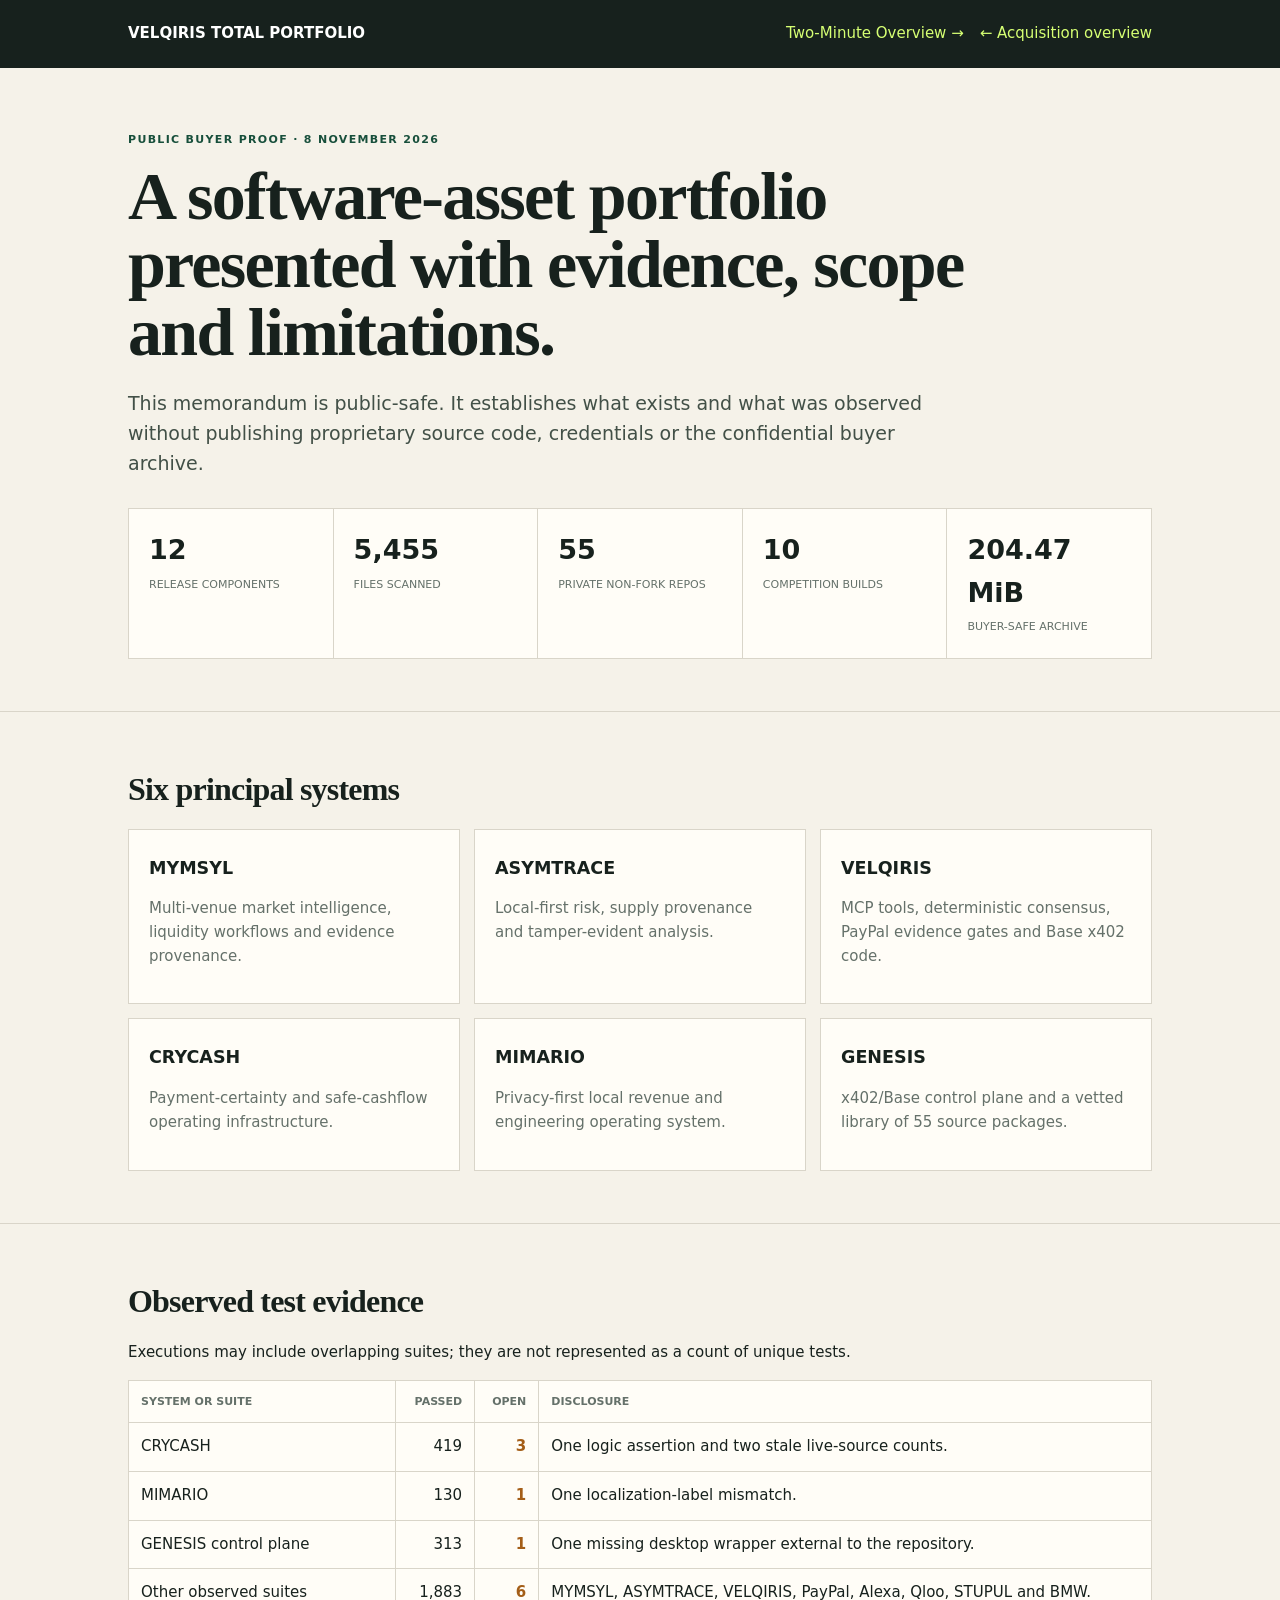
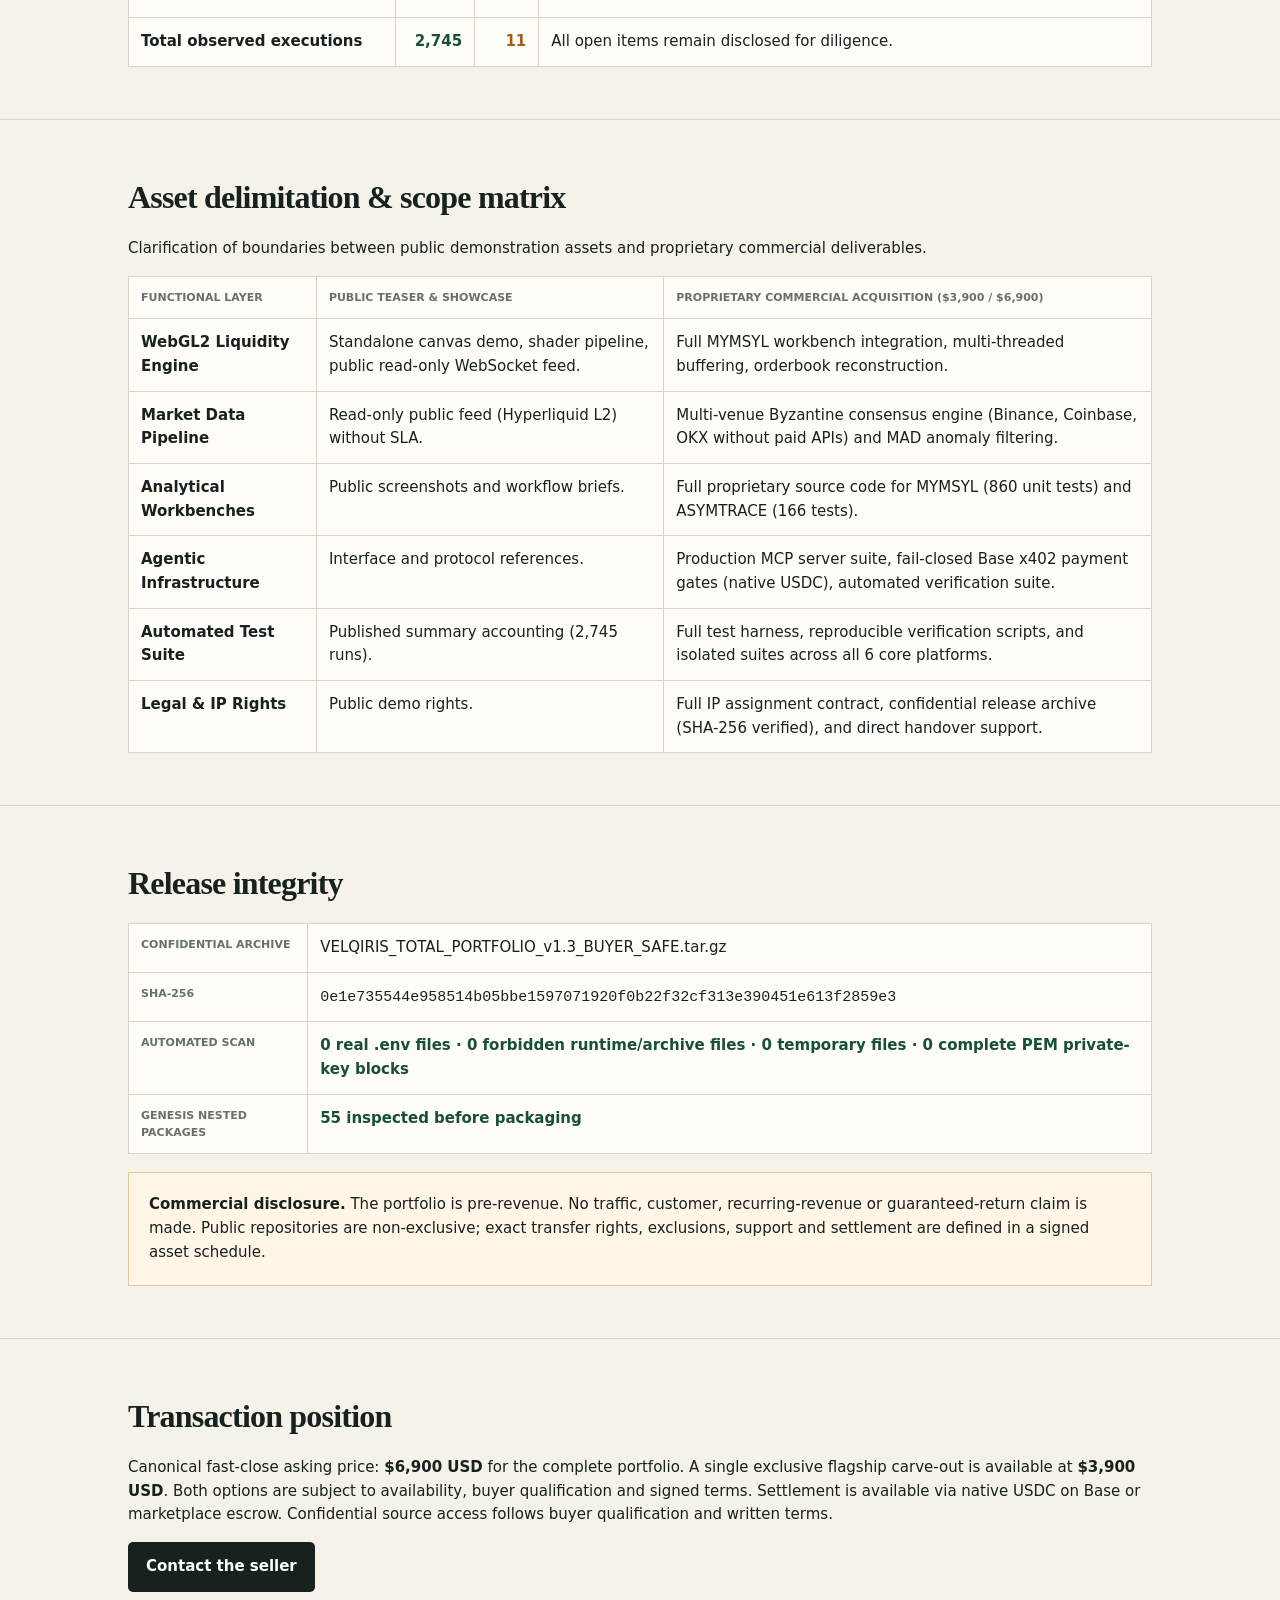
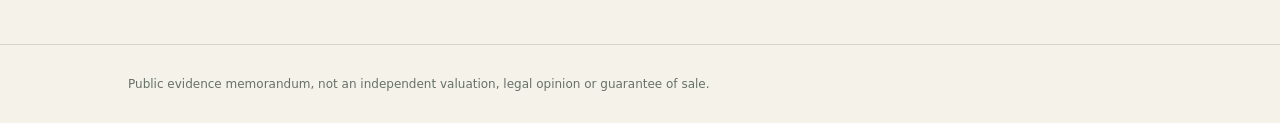
<file: proof.html>
<!doctype html>
<html lang="en">
<head>
  <meta charset="utf-8"><meta name="viewport" content="width=device-width,initial-scale=1">
  <meta name="description" content="Public buyer proof memorandum for the VELQIRIS Total Portfolio software-asset acquisition.">
  <title>VELQIRIS Total Portfolio — Public Proof Memorandum</title>
  <style>
    :root{--ink:#17211d;--muted:#65716a;--paper:#f5f2e9;--card:#fffdf7;--line:#d9d5c9;--green:#174f3b;--amber:#a45e18}*{box-sizing:border-box}body{margin:0;background:var(--paper);color:var(--ink);font:15px/1.58 Inter,system-ui,sans-serif}.wrap{max-width:1080px;margin:auto;padding:0 28px}.top{background:var(--ink);color:#fff;padding:22px 0}.top .wrap{display:flex;justify-content:space-between;gap:20px}.top a{color:#d6ff73;text-decoration:none}.hero,section{padding:52px 0;border-bottom:1px solid var(--line)}h1,h2{font-family:Georgia,serif;letter-spacing:-.025em}h1{font-size:clamp(40px,6vw,68px);line-height:1;margin:14px 0 22px;max-width:900px}h2{font-size:32px;margin:0 0 14px}.eyebrow{font-size:11px;letter-spacing:.12em;text-transform:uppercase;font-weight:800;color:var(--green)}.lede{max-width:820px;font-size:19px;color:#425047}.metrics{display:grid;grid-template-columns:repeat(5,1fr);gap:1px;background:var(--line);border:1px solid var(--line);margin-top:30px}.metric{background:var(--card);padding:20px}.metric b{display:block;font-size:27px}.metric span{font-size:11px;color:var(--muted);text-transform:uppercase}.grid{display:grid;grid-template-columns:repeat(3,1fr);gap:14px}.card{background:var(--card);border:1px solid var(--line);padding:20px}.card h3{margin:5px 0}.card p{color:var(--muted)}table{width:100%;border-collapse:collapse;background:var(--card)}th,td{text-align:left;padding:12px;border:1px solid var(--line);vertical-align:top}th{font-size:11px;text-transform:uppercase;color:var(--muted)}.num{text-align:right}.ok{color:var(--green);font-weight:750}.open{color:var(--amber);font-weight:750}.caveat{background:#fff6e7;border:1px solid #e6c894;padding:20px;margin-top:18px}.cta{display:inline-block;background:var(--ink);color:#fff;text-decoration:none;padding:13px 18px;border-radius:5px;font-weight:700}.footer{padding:30px 0;color:var(--muted);font-size:12px}@media(max-width:800px){.metrics,.grid{grid-template-columns:1fr 1fr}}@media(max-width:520px){.metrics,.grid{grid-template-columns:1fr}.top .wrap{display:block}table{font-size:12px}.wrap{padding:0 16px}}
  </style>
</head>
<body>
  <header class="top"><div class="wrap"><strong>VELQIRIS TOTAL PORTFOLIO</strong><div><a href="walkthrough.html" style="margin-right:16px;">Two-Minute Overview →</a><a href="index.html">← Acquisition overview</a></div></div></header>
  <main>
    <div class="hero"><div class="wrap"><p class="eyebrow">Public buyer proof · 8 November 2026</p><h1>A software-asset portfolio presented with evidence, scope and limitations.</h1><p class="lede">This memorandum is public-safe. It establishes what exists and what was observed without publishing proprietary source code, credentials or the confidential buyer archive.</p><div class="metrics"><div class="metric"><b>12</b><span>release components</span></div><div class="metric"><b>5,455</b><span>files scanned</span></div><div class="metric"><b>55</b><span>private non-fork repos</span></div><div class="metric"><b>10</b><span>competition builds</span></div><div class="metric"><b>204.47 MiB</b><span>buyer-safe archive</span></div></div></div></div>
    <section><div class="wrap"><h2>Six principal systems</h2><div class="grid"><article class="card"><h3>MYMSYL</h3><p>Multi-venue market intelligence, liquidity workflows and evidence provenance.</p></article><article class="card"><h3>ASYMTRACE</h3><p>Local-first risk, supply provenance and tamper-evident analysis.</p></article><article class="card"><h3>VELQIRIS</h3><p>MCP tools, deterministic consensus, PayPal evidence gates and Base x402 code.</p></article><article class="card"><h3>CRYCASH</h3><p>Payment-certainty and safe-cashflow operating infrastructure.</p></article><article class="card"><h3>MIMARIO</h3><p>Privacy-first local revenue and engineering operating system.</p></article><article class="card"><h3>GENESIS</h3><p>x402/Base control plane and a vetted library of 55 source packages.</p></article></div></div></section>
    <section><div class="wrap"><h2>Observed test evidence</h2><p>Executions may include overlapping suites; they are not represented as a count of unique tests.</p><table><thead><tr><th>System or suite</th><th class="num">Passed</th><th class="num">Open</th><th>Disclosure</th></tr></thead><tbody><tr><td>CRYCASH</td><td class="num">419</td><td class="num open">3</td><td>One logic assertion and two stale live-source counts.</td></tr><tr><td>MIMARIO</td><td class="num">130</td><td class="num open">1</td><td>One localization-label mismatch.</td></tr><tr><td>GENESIS control plane</td><td class="num">313</td><td class="num open">1</td><td>One missing desktop wrapper external to the repository.</td></tr><tr><td>Other observed suites</td><td class="num">1,883</td><td class="num open">6</td><td>MYMSYL, ASYMTRACE, VELQIRIS, PayPal, Alexa, Qloo, STUPUL and BMW.</td></tr><tr><td><strong>Total observed executions</strong></td><td class="num ok">2,745</td><td class="num open">11</td><td>All open items remain disclosed for diligence.</td></tr></tbody></table></div></section>
    <section><div class="wrap"><h2>Asset delimitation &amp; scope matrix</h2><p>Clarification of boundaries between public demonstration assets and proprietary commercial deliverables.</p><table><thead><tr><th>Functional layer</th><th>Public teaser &amp; showcase</th><th>Proprietary commercial acquisition ($3,900 / $6,900)</th></tr></thead><tbody><tr><td><strong>WebGL2 Liquidity Engine</strong></td><td>Standalone canvas demo, shader pipeline, public read-only WebSocket feed.</td><td>Full MYMSYL workbench integration, multi-threaded buffering, orderbook reconstruction.</td></tr><tr><td><strong>Market Data Pipeline</strong></td><td>Read-only public feed (Hyperliquid L2) without SLA.</td><td>Multi-venue Byzantine consensus engine (Binance, Coinbase, OKX without paid APIs) and MAD anomaly filtering.</td></tr><tr><td><strong>Analytical Workbenches</strong></td><td>Public screenshots and workflow briefs.</td><td>Full proprietary source code for MYMSYL (860 unit tests) and ASYMTRACE (166 tests).</td></tr><tr><td><strong>Agentic Infrastructure</strong></td><td>Interface and protocol references.</td><td>Production MCP server suite, fail-closed Base x402 payment gates (native USDC), automated verification suite.</td></tr><tr><td><strong>Automated Test Suite</strong></td><td>Published summary accounting (2,745 runs).</td><td>Full test harness, reproducible verification scripts, and isolated suites across all 6 core platforms.</td></tr><tr><td><strong>Legal &amp; IP Rights</strong></td><td>Public demo rights.</td><td>Full IP assignment contract, confidential release archive (SHA-256 verified), and direct handover support.</td></tr></tbody></table></div></section>
    <section><div class="wrap"><h2>Release integrity</h2><table><tbody><tr><th>Confidential archive</th><td>VELQIRIS_TOTAL_PORTFOLIO_v1.3_BUYER_SAFE.tar.gz</td></tr><tr><th>SHA-256</th><td><code>0e1e735544e958514b05bbe1597071920f0b22f32cf313e390451e613f2859e3</code></td></tr><tr><th>Automated scan</th><td class="ok">0 real .env files · 0 forbidden runtime/archive files · 0 temporary files · 0 complete PEM private-key blocks</td></tr><tr><th>GENESIS nested packages</th><td class="ok">55 inspected before packaging</td></tr></tbody></table><div class="caveat"><strong>Commercial disclosure.</strong> The portfolio is pre-revenue. No traffic, customer, recurring-revenue or guaranteed-return claim is made. Public repositories are non-exclusive; exact transfer rights, exclusions, support and settlement are defined in a signed asset schedule.</div></div></section>
    <section><div class="wrap"><h2>Transaction position</h2><p>Canonical fast-close asking price: <strong>$6,900 USD</strong> for the complete portfolio. A single exclusive flagship carve-out is available at <strong>$3,900 USD</strong>. Both options are subject to availability, buyer qualification and signed terms. Settlement is available via native USDC on Base or marketplace escrow. Confidential source access follows buyer qualification and written terms.</p><a class="cta" href="mailto:chitara.trading@proton.me?subject=VELQIRIS%20Total%20Portfolio%20fast-close%20buyer&body=I%20am%20interested%20in%20the%20$6,900%20complete%20buyout%20/%20$3,900%20carve-out.%20My%20intended%20use%20case%20is%3A%20">Contact the seller</a></div></section>
  </main>
  <footer class="footer"><div class="wrap">Public evidence memorandum, not an independent valuation, legal opinion or guarantee of sale.</div></footer>
</body>
</html>
</file>
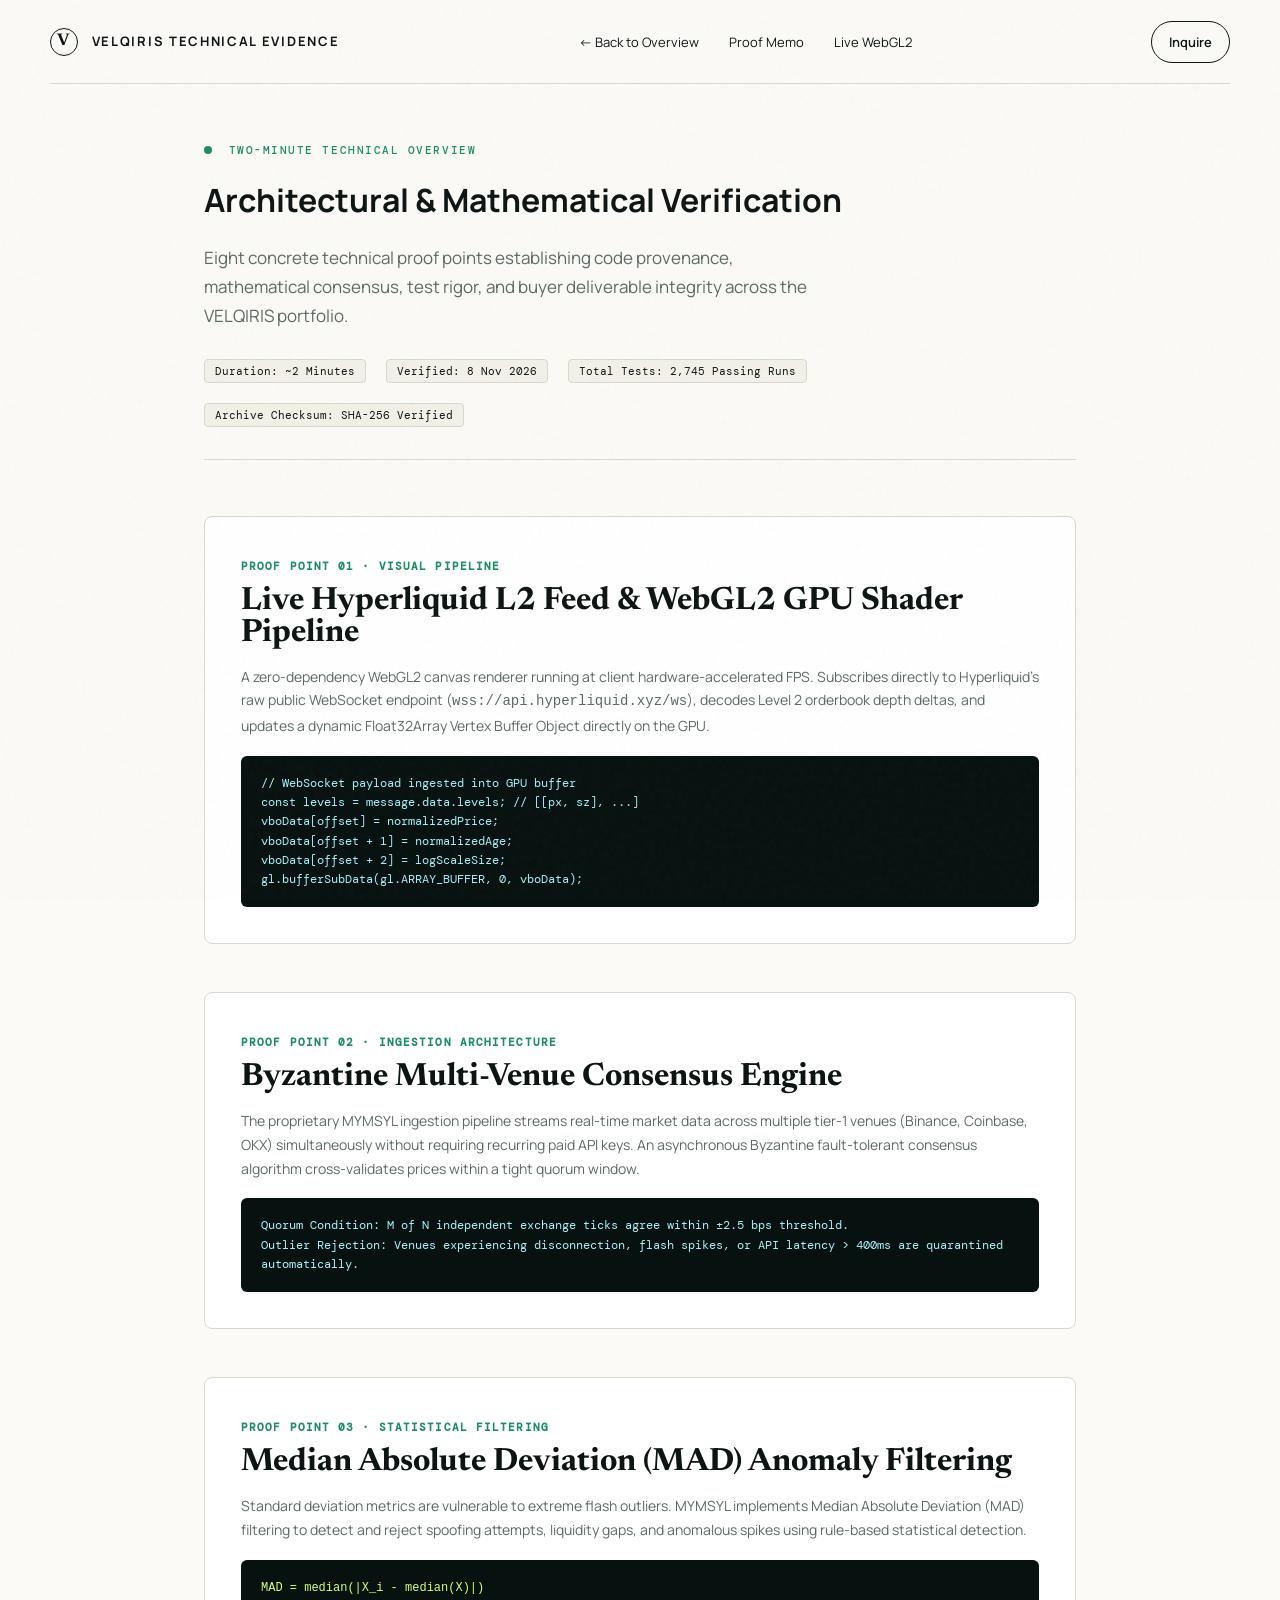
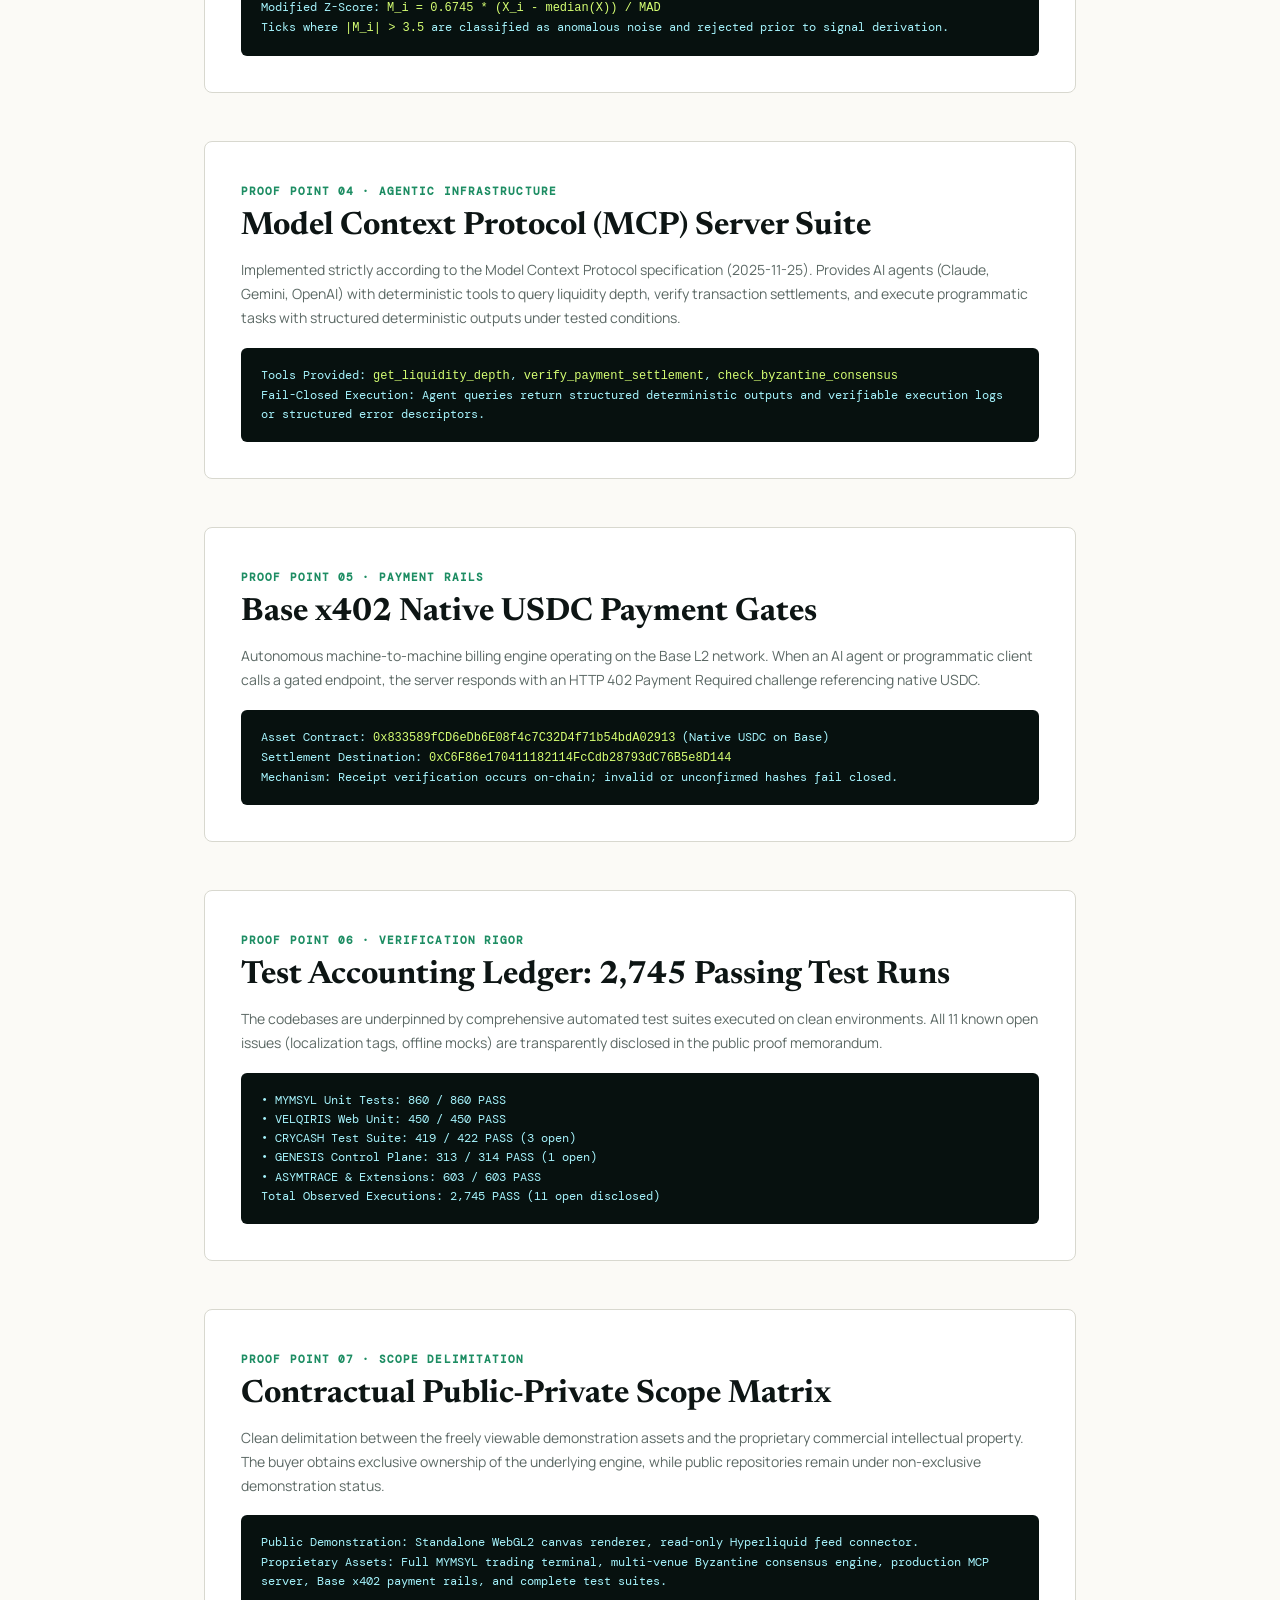
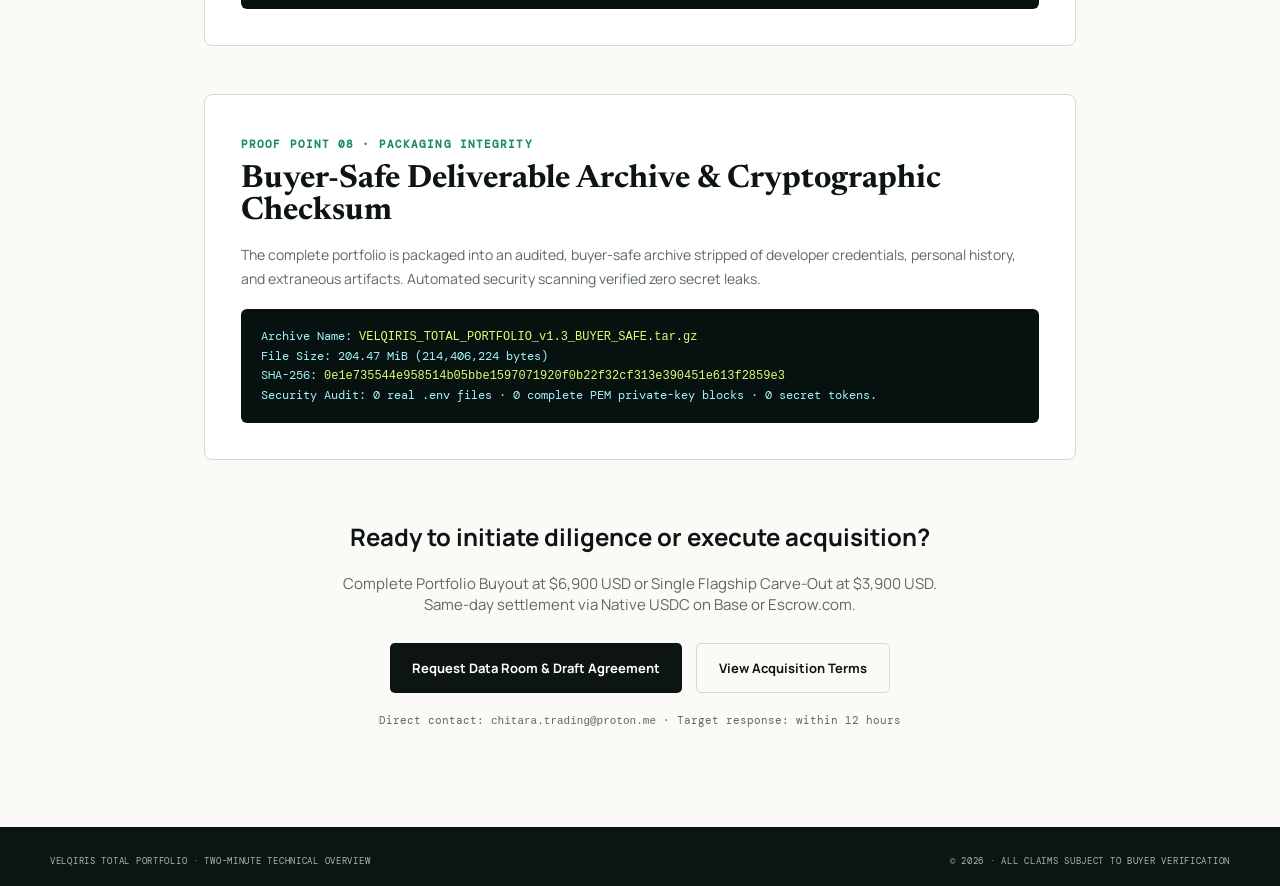
<file: walkthrough.html>
<!doctype html>
<html lang="en">
<head>
  <meta charset="utf-8">
  <meta name="viewport" content="width=device-width,initial-scale=1">
  <title>VELQIRIS — Two-Minute Technical Overview</title>
  <link rel="icon" href="favicon.svg" type="image/svg+xml">
  <link rel="preconnect" href="https://fonts.googleapis.com">
  <link rel="preconnect" href="https://fonts.gstatic.com" crossorigin>
  <link href="https://fonts.googleapis.com/css2?family=DM+Mono:wght@400;500&family=Manrope:wght@400;500;600;700&family=Newsreader:opsz,wght@6..72,500;6..72,600&display=swap" rel="stylesheet">
  <link rel="stylesheet" href="styles.css">
  <style>
    .walk-shell { max-width: 920px; margin: 0 auto; padding: 48px 24px 100px; }
    .walk-header { margin-bottom: 56px; border-bottom: 1px solid var(--line); padding-bottom: 32px; }
    .walk-step { margin-bottom: 48px; background: #fff; border: 1px solid var(--line); border-radius: 8px; padding: 36px; }
    .step-badge { display: inline-flex; align-items: center; gap: 8px; font-family: var(--mono); font-size: 11px; text-transform: uppercase; color: var(--green); letter-spacing: 0.1em; margin-bottom: 12px; font-weight: 700; }
    .walk-step h3 { font-family: var(--serif); font-size: 32px; margin: 0 0 16px; color: var(--ink); }
    .walk-step p { font-size: 14px; line-height: 1.7; color: var(--muted); margin: 0 0 18px; }
    .code-box { background: #07110f; color: #a5f3fc; font-family: var(--mono); font-size: 12px; padding: 18px 20px; border-radius: 6px; overflow-x: auto; margin-top: 14px; line-height: 1.6; }
    .code-box code { color: #d6ff73; }
    .meta-tag { display: inline-block; background: var(--ivory); font-family: var(--mono); font-size: 11px; padding: 4px 10px; border-radius: 4px; border: 1px solid var(--line); color: var(--ink); margin-right: 8px; margin-top: 8px; }
  </style>
</head>
<body>
  <div class="grain" aria-hidden="true"></div>
  <header class="nav shell">
    <a class="brand" href="index.html"><span>V</span> VELQIRIS TECHNICAL EVIDENCE</a>
    <nav aria-label="Navigation">
      <a href="index.html">← Back to Overview</a>
      <a href="proof.html">Proof Memo</a>
      <a href="heatmap.html" target="_blank">Live WebGL2</a>
    </nav>
    <a class="nav-cta" href="mailto:chitara.trading@proton.me?subject=VELQIRIS%20Technical%20Due%20Diligence">Inquire</a>
  </header>

  <main class="walk-shell">
    <div class="walk-header">
      <p class="eyebrow"><span></span> Two-Minute Technical Overview</p>
      <h1>Architectural &amp; Mathematical Verification</h1>
      <p class="lede">Eight concrete technical proof points establishing code provenance, mathematical consensus, test rigor, and buyer deliverable integrity across the VELQIRIS portfolio.</p>
      <div style="display:flex;gap:12px;flex-wrap:wrap;margin-top:20px;">
        <span class="meta-tag">Duration: ~2 Minutes</span>
        <span class="meta-tag">Verified: 8 Nov 2026</span>
        <span class="meta-tag">Total Tests: 2,745 Passing Runs</span>
        <span class="meta-tag">Archive Checksum: SHA-256 Verified</span>
      </div>
    </div>

    <!-- Point 1 -->
    <article class="walk-step">
      <div class="step-badge">Proof Point 01 · Visual Pipeline</div>
      <h3>Live Hyperliquid L2 Feed &amp; WebGL2 GPU Shader Pipeline</h3>
      <p>A zero-dependency WebGL2 canvas renderer running at client hardware-accelerated FPS. Subscribes directly to Hyperliquid's raw public WebSocket endpoint (<code>wss://api.hyperliquid.xyz/ws</code>), decodes Level 2 orderbook depth deltas, and updates a dynamic Float32Array Vertex Buffer Object directly on the GPU.</p>
      <div class="code-box">
        // WebSocket payload ingested into GPU buffer<br>
        const levels = message.data.levels; // [[px, sz], ...]<br>
        vboData[offset] = normalizedPrice;<br>
        vboData[offset + 1] = normalizedAge;<br>
        vboData[offset + 2] = logScaleSize;<br>
        gl.bufferSubData(gl.ARRAY_BUFFER, 0, vboData);
      </div>
    </article>

    <!-- Point 2 -->
    <article class="walk-step">
      <div class="step-badge">Proof Point 02 · Ingestion Architecture</div>
      <h3>Byzantine Multi-Venue Consensus Engine</h3>
      <p>The proprietary MYMSYL ingestion pipeline streams real-time market data across multiple tier-1 venues (Binance, Coinbase, OKX) simultaneously without requiring recurring paid API keys. An asynchronous Byzantine fault-tolerant consensus algorithm cross-validates prices within a tight quorum window.</p>
      <div class="code-box">
        Quorum Condition: M of N independent exchange ticks agree within ±2.5 bps threshold.<br>
        Outlier Rejection: Venues experiencing disconnection, flash spikes, or API latency &gt; 400ms are quarantined automatically.
      </div>
    </article>

    <!-- Point 3 -->
    <article class="walk-step">
      <div class="step-badge">Proof Point 03 · Statistical Filtering</div>
      <h3>Median Absolute Deviation (MAD) Anomaly Filtering</h3>
      <p>Standard deviation metrics are vulnerable to extreme flash outliers. MYMSYL implements Median Absolute Deviation (MAD) filtering to detect and reject spoofing attempts, liquidity gaps, and anomalous spikes using rule-based statistical detection.</p>
      <div class="code-box">
        <code>MAD = median(|X_i - median(X)|)</code><br>
        Modified Z-Score: <code>M_i = 0.6745 * (X_i - median(X)) / MAD</code><br>
        Ticks where <code>|M_i| &gt; 3.5</code> are classified as anomalous noise and rejected prior to signal derivation.
      </div>
    </article>

    <!-- Point 4 -->
    <article class="walk-step">
      <div class="step-badge">Proof Point 04 · Agentic Infrastructure</div>
      <h3>Model Context Protocol (MCP) Server Suite</h3>
      <p>Implemented strictly according to the Model Context Protocol specification (2025-11-25). Provides AI agents (Claude, Gemini, OpenAI) with deterministic tools to query liquidity depth, verify transaction settlements, and execute programmatic tasks with structured deterministic outputs under tested conditions.</p>
      <div class="code-box">
        Tools Provided: <code>get_liquidity_depth</code>, <code>verify_payment_settlement</code>, <code>check_byzantine_consensus</code><br>
        Fail-Closed Execution: Agent queries return structured deterministic outputs and verifiable execution logs or structured error descriptors.
      </div>
    </article>

    <!-- Point 5 -->
    <article class="walk-step">
      <div class="step-badge">Proof Point 05 · Payment Rails</div>
      <h3>Base x402 Native USDC Payment Gates</h3>
      <p>Autonomous machine-to-machine billing engine operating on the Base L2 network. When an AI agent or programmatic client calls a gated endpoint, the server responds with an HTTP 402 Payment Required challenge referencing native USDC.</p>
      <div class="code-box">
        Asset Contract: <code>0x833589fCD6eDb6E08f4c7C32D4f71b54bdA02913</code> (Native USDC on Base)<br>
        Settlement Destination: <code>0xC6F86e170411182114FcCdb28793dC76B5e8D144</code><br>
        Mechanism: Receipt verification occurs on-chain; invalid or unconfirmed hashes fail closed.
      </div>
    </article>

    <!-- Point 6 -->
    <article class="walk-step">
      <div class="step-badge">Proof Point 06 · Verification Rigor</div>
      <h3>Test Accounting Ledger: 2,745 Passing Test Runs</h3>
      <p>The codebases are underpinned by comprehensive automated test suites executed on clean environments. All 11 known open issues (localization tags, offline mocks) are transparently disclosed in the public proof memorandum.</p>
      <div class="code-box">
        • MYMSYL Unit Tests: 860 / 860 PASS<br>
        • VELQIRIS Web Unit: 450 / 450 PASS<br>
        • CRYCASH Test Suite: 419 / 422 PASS (3 open)<br>
        • GENESIS Control Plane: 313 / 314 PASS (1 open)<br>
        • ASYMTRACE &amp; Extensions: 603 / 603 PASS<br>
        Total Observed Executions: 2,745 PASS (11 open disclosed)
      </div>
    </article>

    <!-- Point 7 -->
    <article class="walk-step">
      <div class="step-badge">Proof Point 07 · Scope Delimitation</div>
      <h3>Contractual Public-Private Scope Matrix</h3>
      <p>Clean delimitation between the freely viewable demonstration assets and the proprietary commercial intellectual property. The buyer obtains exclusive ownership of the underlying engine, while public repositories remain under non-exclusive demonstration status.</p>
      <div class="code-box">
        Public Demonstration: Standalone WebGL2 canvas renderer, read-only Hyperliquid feed connector.<br>
        Proprietary Assets: Full MYMSYL trading terminal, multi-venue Byzantine consensus engine, production MCP server, Base x402 payment rails, and complete test suites.
      </div>
    </article>

    <!-- Point 8 -->
    <article class="walk-step">
      <div class="step-badge">Proof Point 08 · Packaging Integrity</div>
      <h3>Buyer-Safe Deliverable Archive &amp; Cryptographic Checksum</h3>
      <p>The complete portfolio is packaged into an audited, buyer-safe archive stripped of developer credentials, personal history, and extraneous artifacts. Automated security scanning verified zero secret leaks.</p>
      <div class="code-box">
        Archive Name: <code>VELQIRIS_TOTAL_PORTFOLIO_v1.3_BUYER_SAFE.tar.gz</code><br>
        File Size: 204.47 MiB (214,406,224 bytes)<br>
        SHA-256: <code>0e1e735544e958514b05bbe1597071920f0b22f32cf313e390451e613f2859e3</code><br>
        Security Audit: 0 real .env files · 0 complete PEM private-key blocks · 0 secret tokens.
      </div>
    </article>

    <div style="text-align:center;margin-top:60px;">
      <h2>Ready to initiate diligence or execute acquisition?</h2>
      <p style="max-width:600px;margin:12px auto 28px;color:var(--muted);font-size:15px;">Complete Portfolio Buyout at $6,900 USD or Single Flagship Carve-Out at $3,900 USD. Same-day settlement via Native USDC on Base or Escrow.com.</p>
      <div style="display:flex;justify-content:center;gap:14px;flex-wrap:wrap;">
        <a class="button primary" href="mailto:chitara.trading@proton.me?subject=VELQIRIS%20Acquisition%20Diligence%20Request&body=Hello%2C%0A%0AI%20have%20reviewed%20the%20technical%20evidence%20walkthrough.%20Please%20send%20the%20Level%201%20Data%20Room%20access%20and%20draft%20Asset%20Purchase%20Agreement.%0A%0A-%20Target%3A%20%5B$6%2C900%20Total%20Buyout%20%2F%20$3%2C900%20Single%20Flagship%5D%0A-%20Company%20%2F%20Buyer%3A%20%0A-%20Intended%20Use%3A%20%0A-%20Timeline%3A%20%0A-%20Preferred%20Settlement%3A%20%5BBase%20USDC%20%2F%20Escrow%5D">Request Data Room &amp; Draft Agreement</a>
        <a class="button ghost" href="index.html">View Acquisition Terms</a>
      </div>
      <div style="margin-top:20px;font-family:var(--mono);font-size:11px;color:var(--muted);">
        Direct contact: <code>chitara.trading@proton.me</code> · Target response: within 12 hours
      </div>
    </div>
  </main>

  <footer>
    <div class="shell">
      <span>VELQIRIS Total Portfolio · Two-Minute Technical Overview</span>
      <span>© 2026 · All claims subject to buyer verification</span>
    </div>
  </footer>
</body>
</html>
</file>
<file: styles.css>
:root{--ink:#0d1514;--muted:#5c6965;--ivory:#f3f0e8;--paper:#fbfaf6;--line:#d8d8cf;--mint:#b7f3d3;--green:#1d8d63;--night:#07110f;--acid:#d6ff73;--serif:"Newsreader",Georgia,serif;--sans:"Manrope",Arial,sans-serif;--mono:"DM Mono",monospace}*{box-sizing:border-box}html{scroll-behavior:smooth}body{margin:0;background:var(--paper);color:var(--ink);font-family:var(--sans);-webkit-font-smoothing:antialiased}.grain{position:fixed;inset:0;pointer-events:none;opacity:.035;z-index:50;background-image:url("data:image/svg+xml,%3Csvg viewBox='0 0 180 180' xmlns='http://www.w3.org/2000/svg'%3E%3Cfilter id='n'%3E%3CfeTurbulence type='fractalNoise' baseFrequency='.9' numOctaves='3' stitchTiles='stitch'/%3E%3C/filter%3E%3Crect width='100%25' height='100%25' filter='url(%23n)' opacity='.8'/%3E%3C/svg%3E")}.shell{width:min(1180px,calc(100% - 48px));margin:0 auto}.nav{height:84px;display:flex;align-items:center;justify-content:space-between;border-bottom:1px solid var(--line);position:relative;z-index:10}.brand{color:var(--ink);text-decoration:none;font-size:13px;font-weight:700;letter-spacing:.13em}.brand span{display:inline-grid;place-items:center;width:28px;height:28px;border:1px solid var(--ink);border-radius:50%;margin-right:9px;font-family:var(--serif);font-size:17px}.nav nav{display:flex;gap:30px}.nav nav a,.nav-cta{font-size:13px;color:var(--ink);text-decoration:none}.nav-cta{padding:11px 17px;border:1px solid var(--ink);border-radius:100px;font-weight:600}.hero{min-height:715px;display:grid;grid-template-columns:1.03fr .97fr;align-items:center;gap:52px;padding:48px 0 58px}.eyebrow{font-family:var(--mono);font-size:11px;letter-spacing:.14em;text-transform:uppercase;font-weight:500;color:var(--green)}.eyebrow span{display:inline-block;width:8px;height:8px;background:var(--green);border-radius:50%;margin-right:8px}.hero h1,.section-heading h2,.dark-section h2,.transaction h2,.closing h2{font-family:var(--serif);font-weight:500;letter-spacing:-.035em}.hero h1{font-size:clamp(52px,5.3vw,78px);line-height:.98;margin:25px 0 28px;max-width:720px}.hero h1 em{font-weight:500;color:var(--green)}.lede{font-size:17px;line-height:1.7;color:var(--muted);max-width:630px}.hero-actions{display:flex;gap:14px;margin:35px 0 45px}.button{display:inline-flex;align-items:center;justify-content:center;padding:15px 22px;border-radius:5px;text-decoration:none;font-size:13px;font-weight:700;transition:.2s}.button.primary{background:var(--ink);color:white}.button.primary:hover{background:var(--green);transform:translateY(-2px)}.button.ghost{color:var(--ink);border:1px solid var(--line)}.button.ghost span{margin-left:18px}.commercial-line{display:grid;grid-template-columns:.75fr .95fr 1.4fr;border-top:1px solid var(--line);padding-top:21px;gap:18px}.commercial-line small{display:block;font-family:var(--mono);font-size:9px;color:#7b8682;letter-spacing:.1em;margin-bottom:7px}.commercial-line strong{font-size:13px}.hero-visual{position:relative;min-height:520px;display:flex;align-items:center}.orb{position:absolute;border-radius:50%;filter:blur(1px)}.orb-one{width:340px;height:340px;background:#c7f6df;right:20px;top:10px}.orb-two{width:250px;height:250px;background:#e7ffad;left:20px;bottom:10px}.screen{margin:0;position:relative;background:#111;border:8px solid #17201e;border-radius:12px;overflow:hidden;box-shadow:0 35px 80px rgba(9,25,20,.26);transform:perspective(1000px) rotateY(-5deg) rotateX(2deg)}.screen img{display:block;width:100%;height:auto}.proof-chip{position:absolute;background:rgba(251,250,246,.95);backdrop-filter:blur(8px);padding:12px 15px;border:1px solid white;box-shadow:0 12px 28px rgba(12,30,23,.13);font-size:11px;border-radius:4px}.proof-chip span{font-family:var(--mono);color:var(--green);font-weight:600;margin-right:6px}.chip-one{left:-18px;top:98px}.chip-two{right:-12px;bottom:82px}.trust-strip{background:var(--ivory);border-top:1px solid var(--line);border-bottom:1px solid var(--line)}.trust-grid{min-height:76px;display:grid;grid-template-columns:repeat(4,1fr);align-items:center}.trust-grid span{text-align:center;font-size:11px;font-weight:700;letter-spacing:.05em;text-transform:uppercase;border-right:1px solid var(--line)}.trust-grid span:last-child{border:0}.section{padding:130px 0}.section-heading{max-width:750px;margin-bottom:68px}.section-heading h2{font-size:55px;line-height:1.02;margin:18px 0}.section-heading>p:last-child{color:var(--muted);line-height:1.7;max-width:670px}.product{border:1px solid var(--line);background:white;overflow:hidden}.feature-product{display:grid;grid-template-columns:.8fr 1.2fr;margin-bottom:22px}.product-copy{padding:40px}.number{font-family:var(--mono);font-size:11px;color:#89938f;margin-bottom:38px}.label{font-family:var(--mono);font-size:10px;color:var(--green);letter-spacing:.15em}.product h3{font-family:var(--serif);font-size:42px;margin:12px 0}.product p{color:var(--muted);line-height:1.65}.product ul{list-style:none;padding:0;margin:28px 0 0}.product li{font-size:12px;border-top:1px solid var(--line);padding:12px 0}.product-image{margin:0;background:#101917;overflow:hidden;display:flex;align-items:center}.product-image img{width:100%;height:100%;object-fit:cover;transition:.5s}.product:hover .product-image img{transform:scale(1.015)}.product-grid{display:grid;grid-template-columns:1fr 1fr;gap:22px}.product-grid .product{display:grid;grid-template-rows:280px auto}.metric{font-family:var(--mono);font-size:11px}.metric b{font-size:16px;color:var(--ink)}.dark-section{background:var(--night);color:#eff7f3;padding:125px 0 50px}.proof-layout{display:grid;grid-template-columns:.8fr 1.2fr;gap:90px;align-items:start}.eyebrow.light{color:var(--acid)}.dark-section h2{font-size:58px;line-height:1.02;margin:18px 0 24px}.proof-intro{color:#9fb0aa;line-height:1.75}.text-link{color:var(--acid);text-decoration:none;font-size:13px;font-weight:600}.test-board{border-top:1px solid #263732}.test-row{display:grid;grid-template-columns:1.5fr .7fr .35fr;align-items:center;border-bottom:1px solid #263732;padding:22px 5px}.test-row span{font-size:13px}.test-row b{font-family:var(--mono);font-size:13px}.test-row i{font-family:var(--mono);font-size:9px;font-style:normal;color:var(--acid);text-align:right}.test-row.open i{color:#ffc36d}.disclosures{display:flex;margin-top:80px;border-top:1px solid #263732;padding-top:25px}.disclosures span{font-family:var(--mono);font-size:9px;color:#7d928b;text-transform:uppercase;letter-spacing:.1em;padding:0 25px;border-right:1px solid #263732}.disclosures span:first-child{padding-left:0}.section-heading.compact{margin-bottom:45px}.extension-grid{display:grid;grid-template-columns:repeat(4,1fr);gap:14px}.extension-grid article{border-top:2px solid var(--ink);padding:25px 6px}.extension-grid span{font-family:var(--mono);font-size:10px;color:var(--green)}.extension-grid h3{font-family:var(--serif);font-size:25px;margin:30px 0 12px}.extension-grid p{font-size:13px;color:var(--muted);line-height:1.65}.transaction{background:var(--mint);padding:115px 0}.transaction-grid{display:grid;grid-template-columns:1fr 1fr;gap:100px}.transaction h2{font-size:52px;line-height:1.05;margin-top:18px}.transaction ol{list-style:none;margin:0;padding:0}.transaction li{display:flex;gap:25px;border-top:1px solid rgba(13,21,20,.25);padding:20px 0}.transaction li>span{font-family:var(--mono);font-size:10px}.transaction li b{font-size:14px}.transaction li p{font-size:12px;line-height:1.6;margin:7px 0;color:#3b4d47}.closing{text-align:center;padding:140px 0}.closing h2{font-size:60px;line-height:1.04;max-width:920px;margin:22px auto}.closing>p:not(.eyebrow){max-width:720px;margin:0 auto 35px;color:var(--muted);line-height:1.7}footer{background:var(--ink);color:#a9b6b1;padding:28px 0}footer>div{display:flex;justify-content:space-between;font-family:var(--mono);font-size:9px;text-transform:uppercase;letter-spacing:.08em}.reveal{opacity:0;transform:translateY(18px);transition:opacity .65s,transform .65s}.reveal.visible{opacity:1;transform:none}@media(max-width:900px){.nav nav{display:none}.hero{grid-template-columns:1fr;padding-top:80px}.hero-visual{min-height:420px}.trust-grid{grid-template-columns:1fr 1fr}.trust-grid span{padding:18px;border-bottom:1px solid var(--line)}.feature-product,.proof-layout,.transaction-grid{grid-template-columns:1fr}.feature-product .product-image{grid-row:1}.product-grid{grid-template-columns:1fr}.extension-grid{grid-template-columns:1fr 1fr}.proof-layout{gap:45px}.disclosures{flex-wrap:wrap;gap:14px}.disclosures span{border:0;padding:0}.transaction-grid{gap:40px}}@media(max-width:600px){.shell{width:min(100% - 28px,1180px)}.nav{height:70px}.nav-cta{font-size:0;padding:10px}.nav-cta:after{content:"Inquire";font-size:12px}.hero{padding-top:55px;min-height:auto}.hero h1{font-size:47px}.lede{font-size:15px}.hero-actions{flex-direction:column}.commercial-line{grid-template-columns:1fr 1fr}.commercial-line div:last-child{grid-column:1/-1}.hero-visual{min-height:310px}.proof-chip{display:none}.screen{border-width:5px}.trust-grid{grid-template-columns:1fr}.trust-grid span{border-right:0}.section{padding:90px 0}.section-heading h2,.dark-section h2,.transaction h2,.closing h2{font-size:42px}.feature-product{display:flex;flex-direction:column}.product-grid .product{grid-template-rows:210px auto}.product-copy{padding:28px}.extension-grid{grid-template-columns:1fr}.dark-section{padding-top:90px}.test-row{grid-template-columns:1.3fr .65fr .3fr}.test-row span{font-size:11px}.scope-table-wrap{margin-top:35px;overflow-x:auto;border:1px solid var(--line);background:#fff}
.scope-table{width:100%;border-collapse:collapse;font-size:13px;line-height:1.6;text-align:left}
.scope-table th,.scope-table td{padding:16px 20px;border-bottom:1px solid var(--line);vertical-align:top}
.scope-table th{background:var(--ivory);font-family:var(--mono);font-size:10px;text-transform:uppercase;letter-spacing:.08em;color:var(--muted);font-weight:700}
.scope-table tr:last-child td{border-bottom:0}
.scope-table td strong{color:var(--ink);font-weight:700}
.scope-table td:first-child{font-family:var(--mono);font-size:11px;font-weight:600;color:var(--green);white-space:nowrap}
.button.secondary{background:#0c1724;color:#38bdf8;border:1px solid #0284c7}
.button.secondary:hover{background:#0284c7;color:#fff}
.button.accent{background:var(--green);color:#fff}
.button.accent:hover{background:#15694a}
.response-target{display:inline-flex;align-items:center;gap:8px;font-family:var(--mono);font-size:11px;color:var(--green);background:rgba(29,141,99,0.08);border:1px solid rgba(29,141,99,0.25);padding:6px 14px;border-radius:100px;margin-top:14px}
.response-target span{width:7px;height:7px;border-radius:50%;background:var(--green);animation:pulse 2s infinite}
.email-copy-bar{display:inline-flex;align-items:center;gap:12px;background:#fff;border:1px solid var(--line);border-radius:8px;padding:8px 14px;box-shadow:0 2px 8px rgba(0,0,0,0.04);margin-top:16px}
.email-copy-bar code{font-family:var(--mono);font-size:13px;color:var(--ink);font-weight:600}
.email-copy-bar button{background:var(--ink);color:#fff;border:0;border-radius:4px;padding:6px 12px;font-size:11px;font-weight:600;cursor:pointer;transition:.15s}
.email-copy-bar button:hover{background:var(--green)}
.deliverables-container{display:grid;grid-template-columns:1fr 1fr;gap:24px;margin-top:35px}
.deliverable-card{background:#fff;border:1px solid var(--line);border-radius:8px;padding:32px}
.deliverable-card.highlight{border-color:var(--green);background:linear-gradient(180deg,#fff 0%,#f0faf5 100%)}
.deliverable-card h3{font-family:var(--serif);font-size:26px;margin:12px 0 16px;color:var(--ink)}
.deliverable-card ul{list-style:none;padding:0;margin:0}
.deliverable-card li{padding:10px 0;border-bottom:1px solid rgba(0,0,0,0.06);font-size:13px;line-height:1.6;display:flex;gap:10px}
.deliverable-card li:last-child{border-bottom:0}
.deliverable-card li strong{color:var(--ink)}
.deliverable-card li span.check{color:var(--green);font-weight:700}
.deliverable-card li span.cross{color:var(--muted);font-weight:700}
.safeguard-box{background:#07110f;color:#eff7f3;border-radius:8px;padding:32px 36px;margin-top:35px;border-left:4px solid var(--green)}
.safeguard-box h4{font-family:var(--serif);font-size:22px;margin:0 0 10px;color:#fff}
.safeguard-box p{font-size:13px;color:#9fb0aa;line-height:1.7;margin:0}
.purchase-grid{display:grid;grid-template-columns:repeat(3,1fr);gap:20px}
.purchase-card{display:flex;flex-direction:column;background:#fff;border:1px solid var(--line);border-radius:10px;padding:30px;box-shadow:0 14px 36px rgba(13,21,20,.05)}
.purchase-card.featured{border:2px solid var(--green);background:linear-gradient(180deg,#fff 0%,#f1fbf6 100%)}
.purchase-card h3{font-family:var(--serif);font-size:31px;margin:10px 0 14px}
.purchase-card>p:not(.label){font-size:13px;line-height:1.65;color:var(--muted)}
.purchase-price{font-family:var(--serif);font-size:42px;color:var(--ink);margin-bottom:10px}
.purchase-price small{display:block;font-family:var(--mono);font-size:10px;color:var(--muted);letter-spacing:.05em;margin-top:3px}
.purchase-card ul{list-style:none;padding:0;margin:14px 0 26px;flex:1}
.purchase-card li{font-size:12px;padding:10px 0;border-top:1px solid var(--line)}
.purchase-card li:before{content:"✓";color:var(--green);font-weight:700;margin-right:8px}
.purchase-note{margin-top:18px;padding:14px 16px;border:1px solid var(--line);background:var(--ivory);font-family:var(--mono);font-size:10px;line-height:1.7;color:var(--muted)}
@keyframes pulse{0%,100%{opacity:1}50%{opacity:.3}}
@media(max-width:900px){.purchase-grid{grid-template-columns:1fr}}
@media(max-width:800px){.deliverables-container{grid-template-columns:1fr}}
}
</file>
<file: commerce.css>
.scope-table-wrap {
  margin-top: 35px;
  overflow-x: auto;
  border: 1px solid var(--line);
  background: #fff;
}

.scope-table {
  width: 100%;
  border-collapse: collapse;
  font-size: 13px;
  line-height: 1.6;
  text-align: left;
}

.scope-table th,
.scope-table td {
  padding: 16px 20px;
  border-bottom: 1px solid var(--line);
  vertical-align: top;
}

.scope-table th {
  background: var(--ivory);
  font-family: var(--mono);
  font-size: 10px;
  text-transform: uppercase;
  letter-spacing: 0.08em;
  color: var(--muted);
}

.scope-table tr:last-child td { border-bottom: 0; }
.scope-table td strong { color: var(--ink); }
.scope-table td:first-child {
  font-family: var(--mono);
  font-size: 11px;
  font-weight: 600;
  color: var(--green);
  white-space: nowrap;
}

.button.secondary {
  background: #0c1724;
  color: #38bdf8;
  border: 1px solid #0284c7;
}
.button.secondary:hover { background: #0284c7; color: #fff; }

.response-target {
  display: inline-flex;
  align-items: center;
  gap: 8px;
  font-family: var(--mono);
  font-size: 11px;
  color: var(--green);
  background: rgba(29, 141, 99, 0.08);
  border: 1px solid rgba(29, 141, 99, 0.25);
  padding: 6px 14px;
  border-radius: 100px;
  margin-top: 14px;
}
.response-target span {
  width: 7px;
  height: 7px;
  border-radius: 50%;
  background: var(--green);
  animation: pulse 2s infinite;
}

.email-copy-bar {
  display: inline-flex;
  align-items: center;
  gap: 12px;
  background: #fff;
  border: 1px solid var(--line);
  border-radius: 8px;
  padding: 8px 14px;
  box-shadow: 0 2px 8px rgba(0, 0, 0, 0.04);
  margin-top: 16px;
}
.email-copy-bar code { font-family: var(--mono); font-size: 13px; font-weight: 600; }
.email-copy-bar button {
  background: var(--ink);
  color: #fff;
  border: 0;
  border-radius: 4px;
  padding: 6px 12px;
  font-size: 11px;
  font-weight: 600;
  cursor: pointer;
}

.deliverables-container {
  display: grid;
  grid-template-columns: 1fr 1fr;
  gap: 24px;
  margin-top: 35px;
}
.deliverable-card {
  background: #fff;
  border: 1px solid var(--line);
  border-radius: 8px;
  padding: 32px;
}
.deliverable-card.highlight {
  border-color: var(--green);
  background: linear-gradient(180deg, #fff 0%, #f0faf5 100%);
}
.deliverable-card h3 {
  font-family: var(--serif);
  font-size: 26px;
  margin: 12px 0 16px;
}
.deliverable-card ul { list-style: none; padding: 0; margin: 0; }
.deliverable-card li {
  padding: 10px 0;
  border-bottom: 1px solid rgba(0, 0, 0, 0.06);
  font-size: 13px;
  line-height: 1.6;
  display: flex;
  gap: 10px;
}
.deliverable-card li:last-child { border-bottom: 0; }
.deliverable-card li span.check { color: var(--green); font-weight: 700; }
.deliverable-card li span.cross { color: var(--muted); font-weight: 700; }

.safeguard-box {
  background: #07110f;
  color: #eff7f3;
  border-radius: 8px;
  padding: 32px 36px;
  margin-top: 35px;
  border-left: 4px solid var(--green);
}
.safeguard-box h4 { font-family: var(--serif); font-size: 22px; margin: 0 0 10px; }
.safeguard-box p { font-size: 13px; color: #9fb0aa; line-height: 1.7; margin: 0; }

.purchase-grid {
  display: grid;
  grid-template-columns: repeat(3, minmax(0, 1fr));
  gap: 20px;
}
.purchase-card {
  display: flex;
  flex-direction: column;
  background: #fff;
  border: 1px solid var(--line);
  border-radius: 10px;
  padding: 30px;
  box-shadow: 0 14px 36px rgba(13, 21, 20, 0.05);
}
.purchase-card.featured {
  border: 2px solid var(--green);
  background: linear-gradient(180deg, #fff 0%, #f1fbf6 100%);
}
.purchase-card h3 { font-family: var(--serif); font-size: 31px; margin: 10px 0 14px; }
.purchase-card > p:not(.label) { font-size: 13px; line-height: 1.65; color: var(--muted); }
.purchase-price { font-family: var(--serif); font-size: 42px; margin-bottom: 10px; }
.purchase-price small {
  display: block;
  font-family: var(--mono);
  font-size: 10px;
  color: var(--muted);
  letter-spacing: 0.05em;
  margin-top: 3px;
}
.purchase-card ul { list-style: none; padding: 0; margin: 14px 0 26px; flex: 1; }
.purchase-card li { font-size: 12px; padding: 10px 0; border-top: 1px solid var(--line); }
.purchase-card li::before { content: "✓"; color: var(--green); font-weight: 700; margin-right: 8px; }
.purchase-note {
  margin-top: 18px;
  padding: 14px 16px;
  border: 1px solid var(--line);
  background: var(--ivory);
  font-family: var(--mono);
  font-size: 10px;
  line-height: 1.7;
  color: var(--muted);
}

@keyframes pulse { 0%, 100% { opacity: 1; } 50% { opacity: 0.3; } }

@media (max-width: 900px) {
  .purchase-grid { grid-template-columns: 1fr; }
}
@media (max-width: 800px) {
  .deliverables-container { grid-template-columns: 1fr; }
}
</file>
